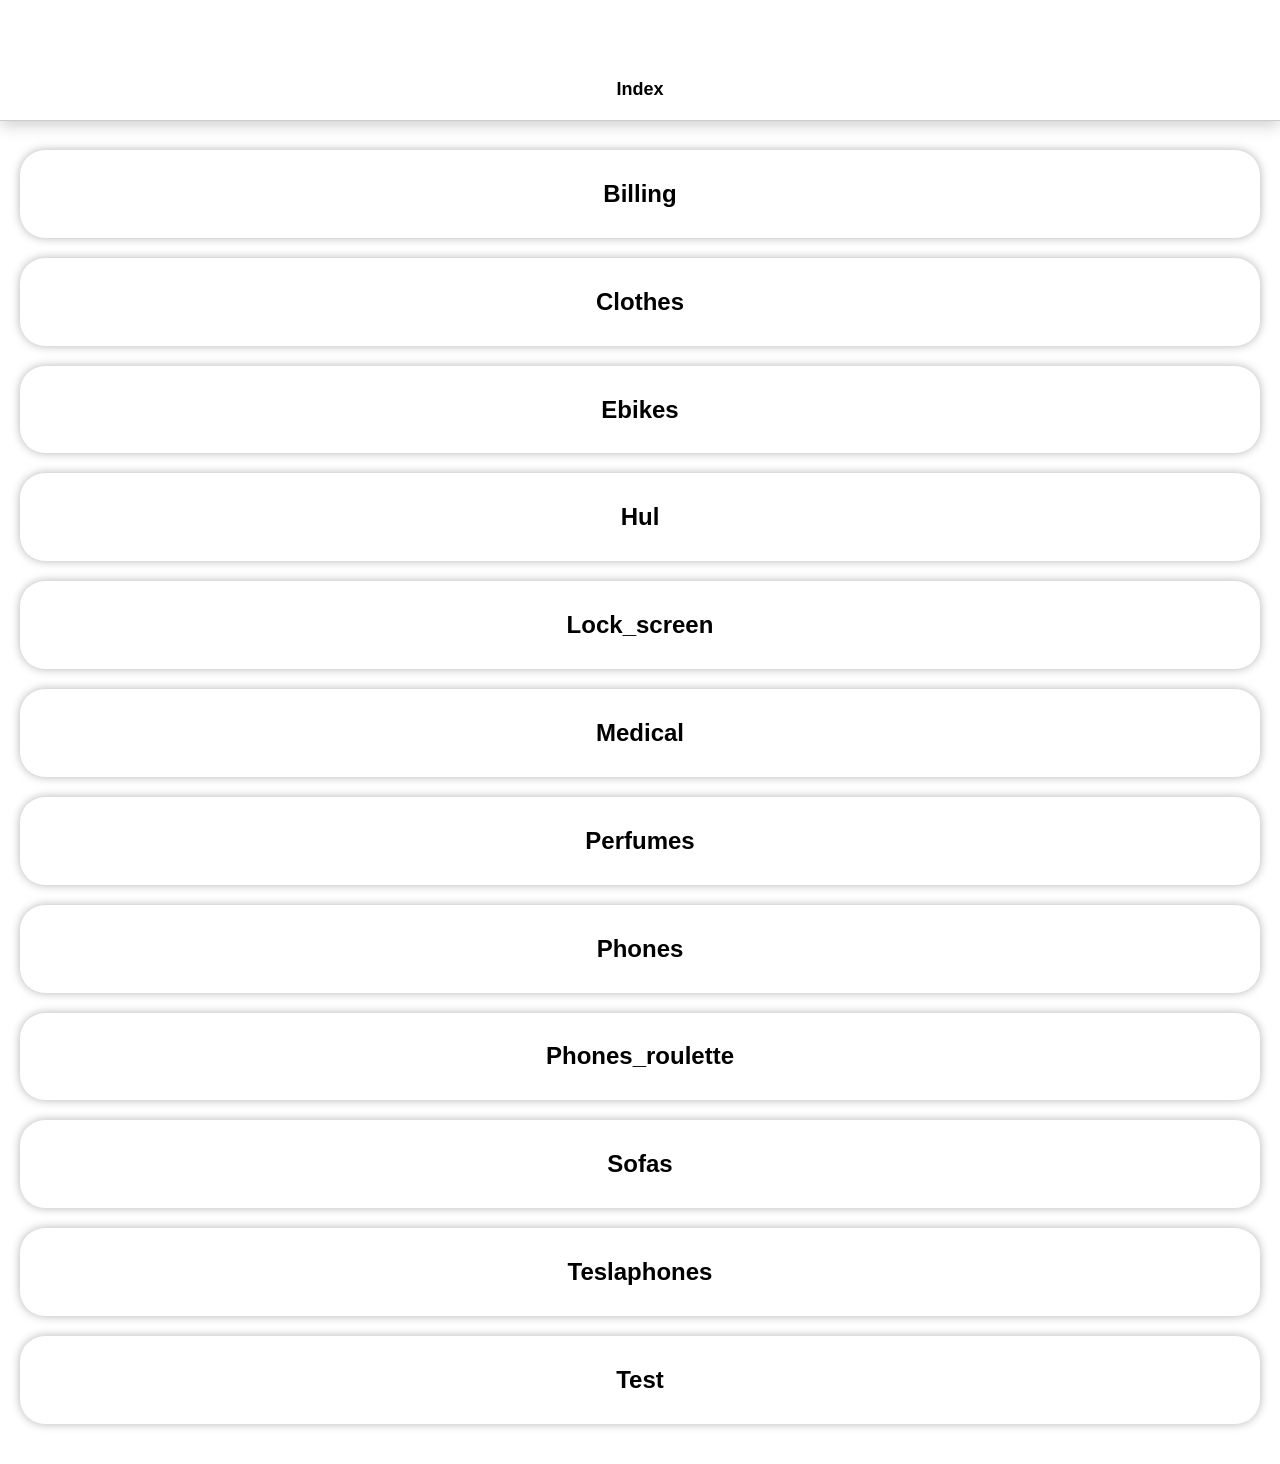
<file: index.html>
<!doctype html>
<html lang="">
  <head>
    <meta charset="utf-8">
    <meta http-equiv="x-ua-compatible" content="ie=edge">
    <meta name="viewport" content="width=device-width, initial-scale=1.0, user-scalable=no, viewport-fit=cover">
    <title>Index</title>
    <meta name="description" content="">

    <link rel="stylesheet" href="styles/global.css">
    <style>
     .content {
       padding: 150px 20px 20px 20px;
       text-align: center;
     }
     .content a {
       display: block;
       border-radius: 25px;
       box-shadow: 0 0 10px rgba(0,0,0, 0.3);
       padding: 10px;
       text-decoration: none;
       color: black;
       margin-bottom: 20px;
     }
    </style>
  </head>
  <body>
    <header>
      <h1>Index</h1>
    </header>

    <div class="content">
      <a href="sites/billing.html"><h2>Billing</h2></a>
      <a href="sites/clothes.html"><h2>Clothes</h2></a>
      <a href="sites/ebikes.html"><h2>Ebikes</h2></a>
      <a href="sites/hul.html"><h2>Hul</h2></a>
      <a href="sites/lock_screen.html"><h2>Lock_screen</h2></a>
      <a href="sites/medical.html"><h2>Medical</h2></a>
      <a href="sites/perfumes.html"><h2>Perfumes</h2></a>
      <a href="sites/phones.html"><h2>Phones</h2></a>
      <a href="sites/phones_roulette.html"><h2>Phones_roulette</h2></a>
      <a href="sites/sofas.html"><h2>Sofas</h2></a>
      <a href="sites/teslaphones.html"><h2>Teslaphones</h2></a>
      <a href="sites/test.html"><h2>Test</h2></a>
    </div>


  </body>
</html>
</file>
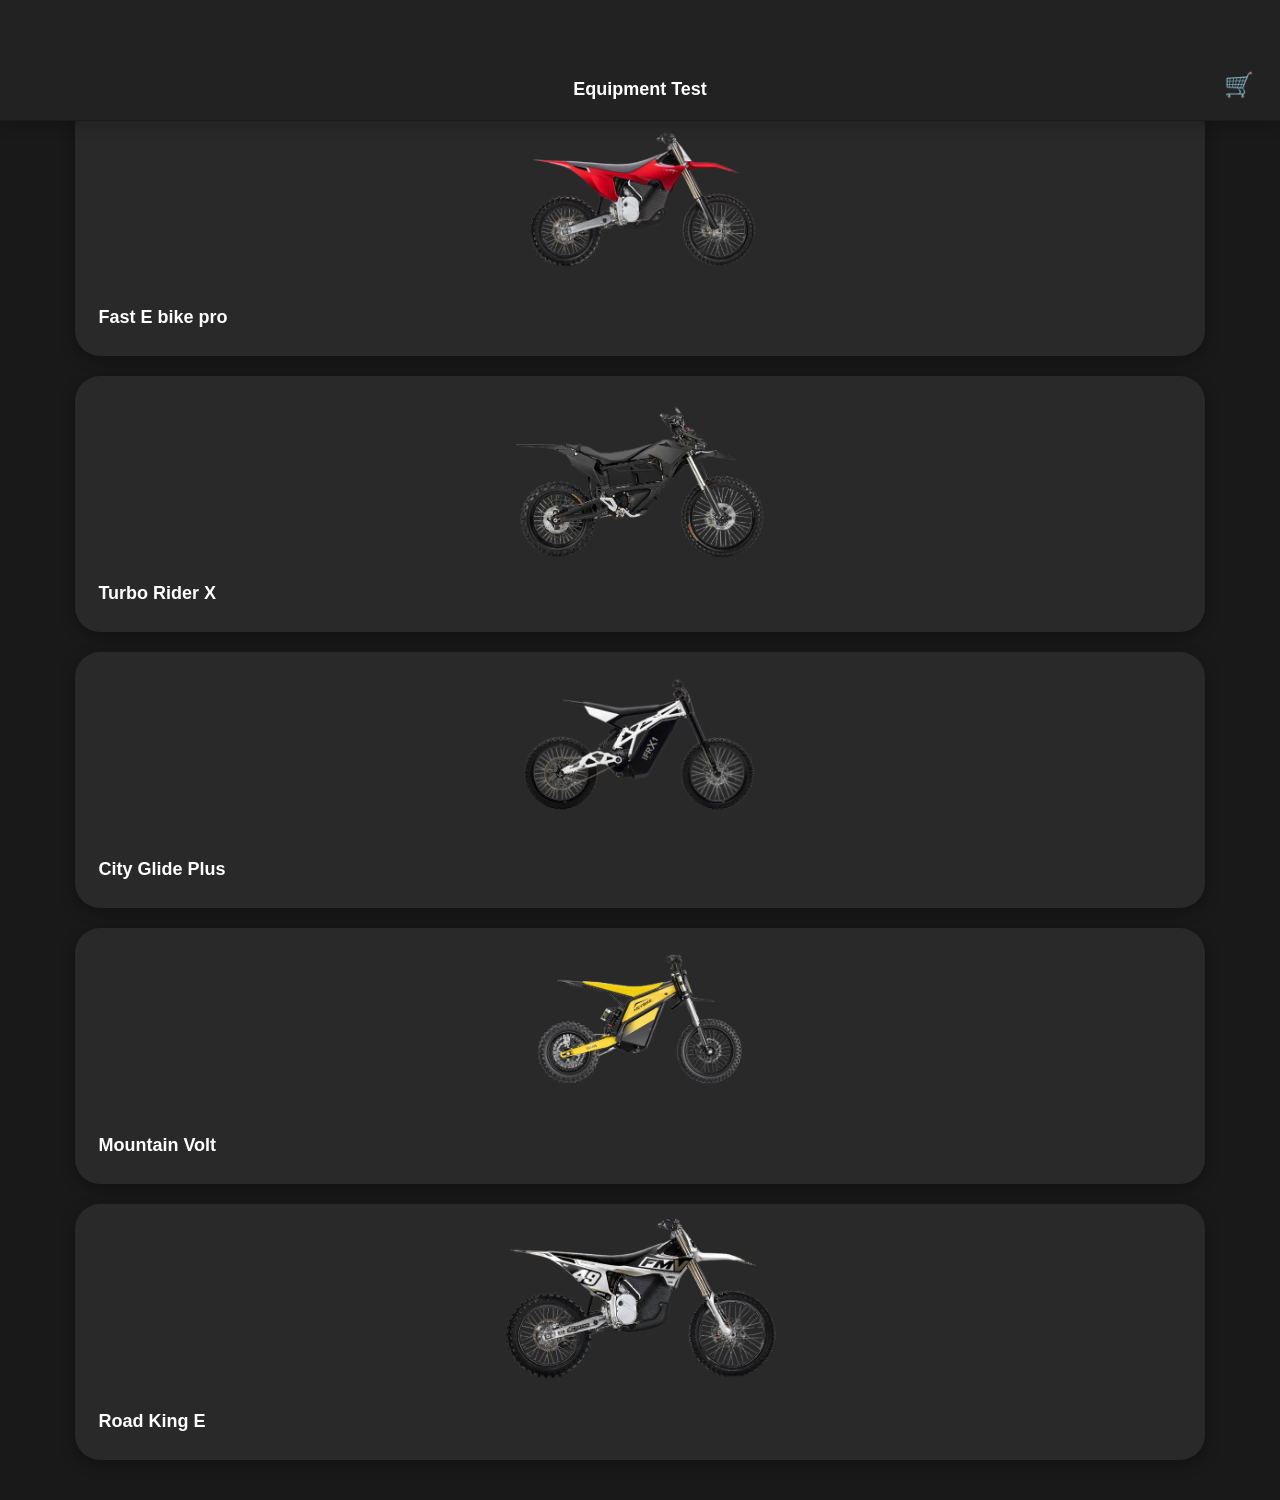
<file: ebikes.html>
<!DOCTYPE html>
<html lang="pl">
<head>
    <meta charset="UTF-8">
    <meta name="viewport" content="width=device-width, initial-scale=1.0, user-scalable=no, viewport-fit=cover">
    <title>E-bikes App Fix</title>
    <style>
        :root {
            --bg-color: #191919;
            --card-bg: #292929;
            --accent-color: #007aff;
            --radius: 25px;
        }

        body {
            font-family: -apple-system, BlinkMacSystemFont, sans-serif;
            color: white;
            background-color: var(--bg-color);
            margin: 0;
            padding: 0;
        }

        /* Nagłówek - Wyśrodkowany tytuł */
        header {
            position: fixed;
            top: 0;
            width: 100%;
            height: 100px;
            background: #222222;
            backdrop-filter: blur(20px);
            -webkit-backdrop-filter: blur(20px);
            display: flex;
            align-items: end;
            justify-content: center;
            z-index: 1000;
            border-bottom: 0.5px solid rgba(0,0,0,0.2);
            box-shadow: 0 4px 15px rgba(0,0,0, 0.2);
            padding-bottom: 20px;
        }

        header h1 {
            font-size: 18px;
            font-weight: 600;
            margin: 0;
        }

        .cart-btn {
            position: absolute;
            right: 20px;
            font-size: 24px;
            background: none;
            border: none;
            cursor: pointer;
        }

        /* Lista rowerów */
        .bike-list {
            padding: 100px 16px 40px 16px;
            display: flex;
            flex-direction: column;
            align-items: center;
            gap: 20px;
        }

        .bike-card {
            background: var(--card-bg);
            border-radius: var(--radius);
            overflow: hidden;
            box-shadow: 0 4px 15px rgba(0,0,0, 0.3);
            position: relative;
            cursor: pointer;
            transition: all 0.3s ease;
            border: 3px solid transparent; /* Miejsce na podświetlenie */
            height: 250px;
            width: 90%;
        }

        /* Styl dla zaznaczonego roweru */
        .bike-card.selected {
            border-color: var(--accent-color);
            box-shadow: 0 0 20px rgba(0, 122, 255, 0.3);
            transform: scale(1.02);
        }

        .bike-card img {
            margin: 0 auto;
            height: 75%;
            object-fit: cover;
            display: block;
        }

        .bike-info {
            padding: 16px 20px;
            font-size: 18px;
            font-weight: 700;
        }

        /* Emotki ognia - Fix pozycji */
        .fire-particle {
            position: absolute;
            pointer-events: none;
            font-size: 35px;
            z-index: 9999;
            animation: fireBurst 0.8s ease-out forwards;
        }

@keyframes fireBurst {
            0% {
                transform: translate(0, 0) scale(1);
                opacity: 0;
            }
            15% {
                opacity: 1;
            }
            80% {
                opacity: 0.8;
            }
            100% {
                transform: translate(var(--dx), var(--dy)) scale(1.5);
                opacity: 0;
            }
        }

        /* Modal - Środek ekranu */
        .modal-overlay {
            display: none;
            position: fixed;
            inset: 0;
            background: rgba(0,0,0,0.7);
            z-index: 3000;
            justify-content: center;
            align-items: center;
            backdrop-filter: blur(8px);
        }

        .modal-content {
            background: #1c1c1e;
            color: white;
            width: 85%;
            max-width: 350px;
            border-radius: 30px;
            padding: 25px;
            text-align: center;
            animation: popIn 0.3s cubic-bezier(0.175, 0.885, 0.32, 1.275);
        }

        @keyframes popIn { from { transform: scale(0.5); opacity: 0; } to { transform: scale(1); opacity: 1; } }

        .cart-item {
            display: flex;
            align-items: center;
            gap: 12px;
            margin-bottom: 10px;
            background: rgba(255,255,255,0.1);
            padding: 8px;
            border-radius: 12px;
        }

        .cart-item img {
            width: 45px; height: 45px; border-radius: 8px; object-fit: cover;
        }

        .btn-insights {
            background: var(--accent-color);
            color: white;
            border: none;
            padding: 16px;
            width: 100%;
            border-radius: 16px;
            font-size: 16px;
            font-weight: 600;
            margin-top: 20px;
        }

        /* Ciężarówka - Nad wszystkim */
        #truck-overlay {
            display: none;
            position: fixed;
            inset: 0;
            background: rgba(0,0,0,0.95);
            z-index: 9999;
            flex-direction: column;
            justify-content: center;
            align-items: center;
            color: white;
        }

        .truck-img {
            width: 160px;
            animation: truckMove 1s infinite alternate ease-in-out;
        }

        @keyframes truckMove {
            from { transform: translateX(-20px); }
            to { transform: translateX(20px); }
        }
    </style>
</head>
<body>

    <header>
        <h1>Equipment Test</h1>
        <button class="cart-btn" onclick="openCart()">🛒</button>
    </header>

    <div class="bike-list">
        <div class="bike-card" onclick="bikeSelected(this, 'Fast E bike Pro', 'bike1.png')">
            <img src="bike1.png" onerror="this.src='https://picsum.photos/seed/b1/500/300'">
            <div class="bike-info">Fast E bike pro</div>
        </div>
        <div class="bike-card" onclick="bikeSelected(this, 'Turbo Rider X', 'bike2.png')">
            <img src="bike2.png" onerror="this.src='https://picsum.photos/seed/b2/500/300'">
            <div class="bike-info">Turbo Rider X</div>
        </div>
        <div class="bike-card" onclick="bikeSelected(this, 'City Glide Plus', 'bike3.png')">
            <img src="bike3.png" onerror="this.src='https://picsum.photos/seed/b3/500/300'">
            <div class="bike-info">City Glide Plus</div>
        </div>
        <div class="bike-card" onclick="bikeSelected(this, 'Mountain Volt', 'bike4.png')">
            <img src="bike4.png" onerror="this.src='https://picsum.photos/seed/b4/500/300'">
            <div class="bike-info">Mountain Volt</div>
        </div>
        <div class="bike-card" onclick="bikeSelected(this, 'Road King E', 'bike5.png')">
            <img src="bike5.png" onerror="this.src='https://picsum.photos/seed/b5/500/300'">
            <div class="bike-info">Road King E</div>
        </div>
    </div>

    <div id="cart-modal" class="modal-overlay" onclick="closeCart()">
        <div class="modal-content" onclick="event.stopPropagation()">
            <h2>Cart</h2>
            <div id="cart-items-container"></div>
            <button class="btn-insights" onclick="showTruck()">Get insights</button>
        </div>
    </div>

    <div id="truck-overlay">
        <img src="truck.png" class="truck-img" onerror="this.src='https://cdn-icons-png.flaticon.com/512/713/713292.png'">
    </div>

    <script>
        const cart = [];

        function bikeSelected(element, name, img) {
            // 1. Podświetlenie
            element.classList.toggle('selected');

            // 2. Dodawanie/Usuwanie z koszyka
            const index = cart.findIndex(item => item.name === name);
            if (index === -1) {
                cart.push({ name, img });
            } else {
                cart.splice(index, 1);
            }

            // 3. Ogień (Poprawiona pozycja uwzględniająca scroll)
            const rect = element.getBoundingClientRect();
            const scrollTop = window.pageYOffset || document.documentElement.scrollTop;

            for (let i = 0; i < 40; i++) {
                const fire = document.createElement('div');
                fire.className = 'fire-particle';
                fire.innerText = '🔥';

                // Obliczamy pozycję absolutną względem całej strony
                const startX = rect.left + Math.random() * rect.width;
                const startY = rect.top + scrollTop + Math.random() * rect.height;

                fire.style.left = startX + 'px';
                fire.style.top = startY + 'px';

                // Rozrzut
                const dx = (Math.random() - 0.5) * 350 + 'px';
                const dy = (Math.random() - 1) * 350 + 'px';
                fire.style.setProperty('--dx', dx);
                fire.style.setProperty('--dy', dy);

                document.body.appendChild(fire);
                fire.addEventListener('animationend', () => fire.remove());
            }
            updateCartUI();
        }

        function updateCartUI() {
            const container = document.getElementById('cart-items-container');
            if (cart.length === 0) {
                container.innerHTML = "<p>Koszyk jest pusty</p>";
                return;
            }
            container.innerHTML = cart.map(item => `
                <div class="cart-item">
                    <img src="${item.img}">
                    <span>${item.name}</span>
                </div>
            `).join('');
        }

        function openCart() { document.getElementById('cart-modal').style.display = 'flex'; }
        function closeCart() { document.getElementById('cart-modal').style.display = 'none'; }

        function showTruck() {
            closeCart();
            const truck = document.getElementById('truck-overlay');
            truck.style.display = 'flex';
            setTimeout(() => { truck.style.display = 'none'; }, 3000);
        }
    </script>
</body>
</html>
</file>
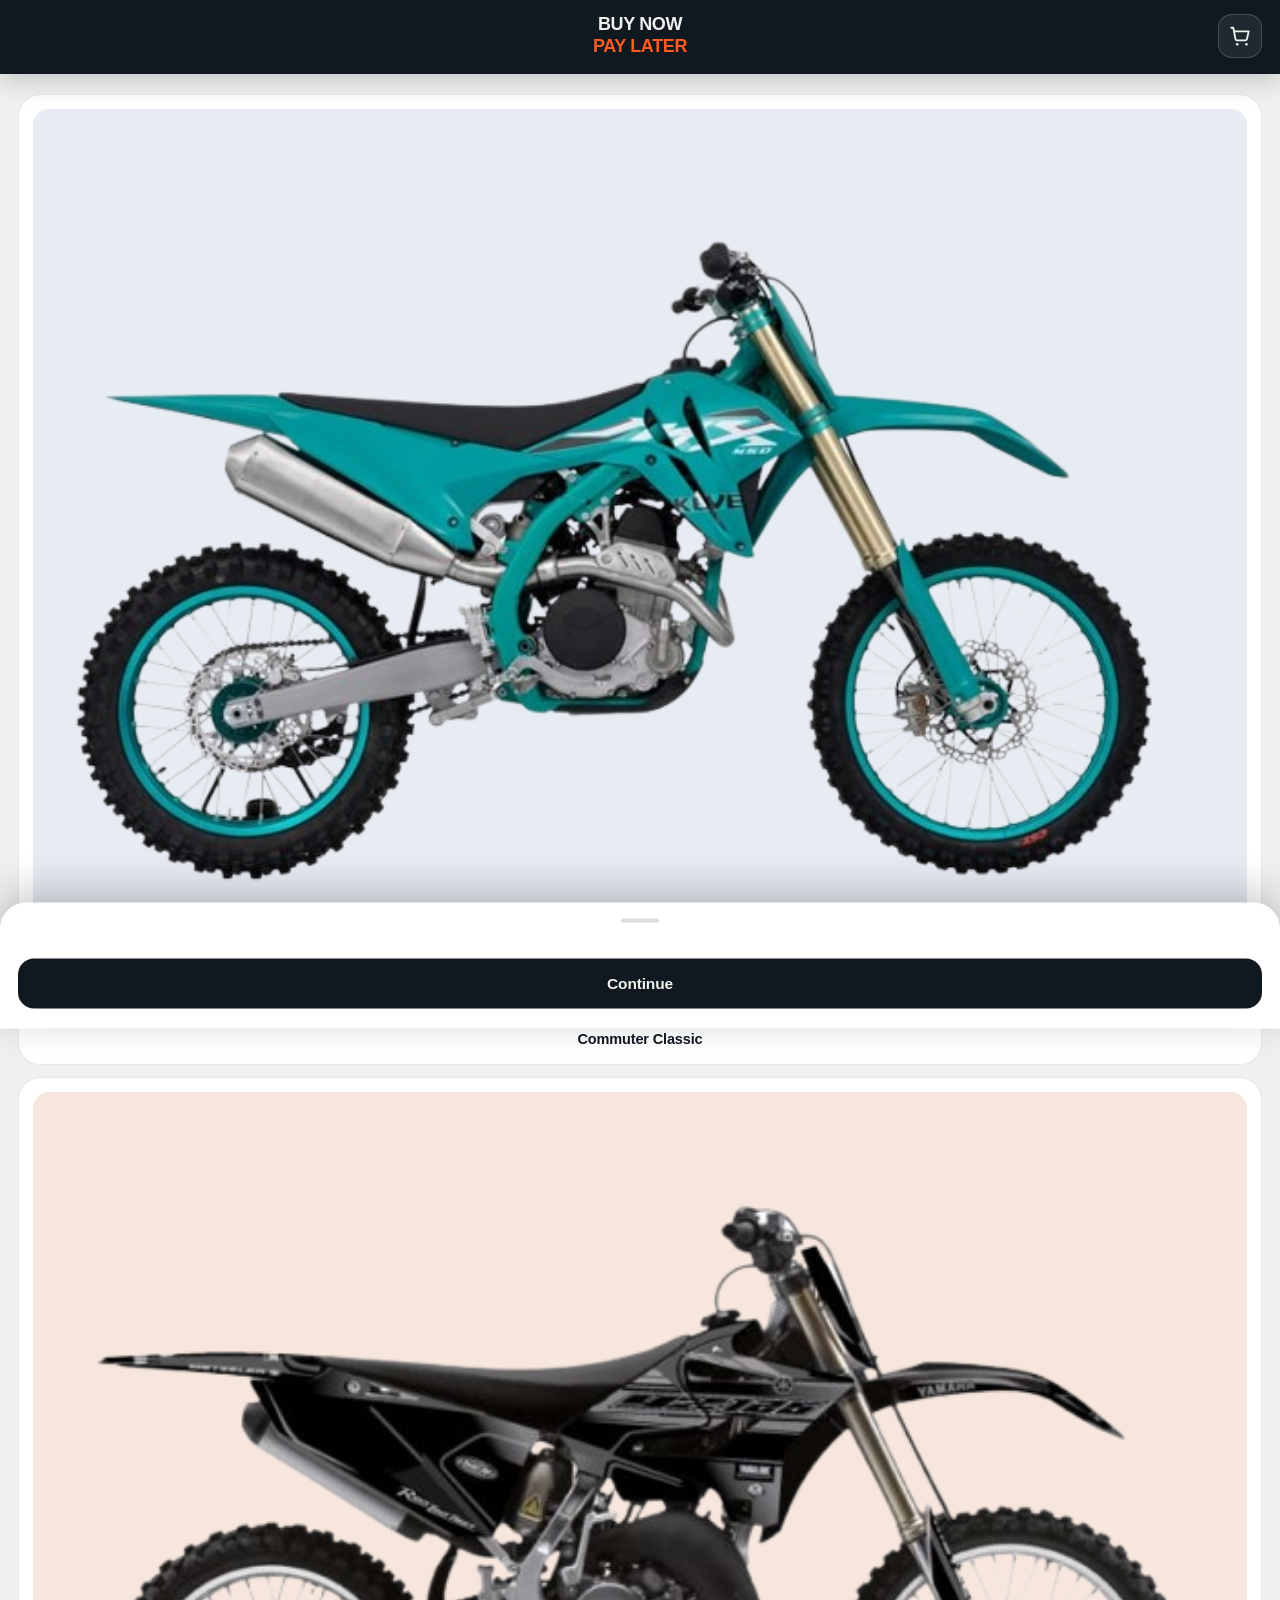
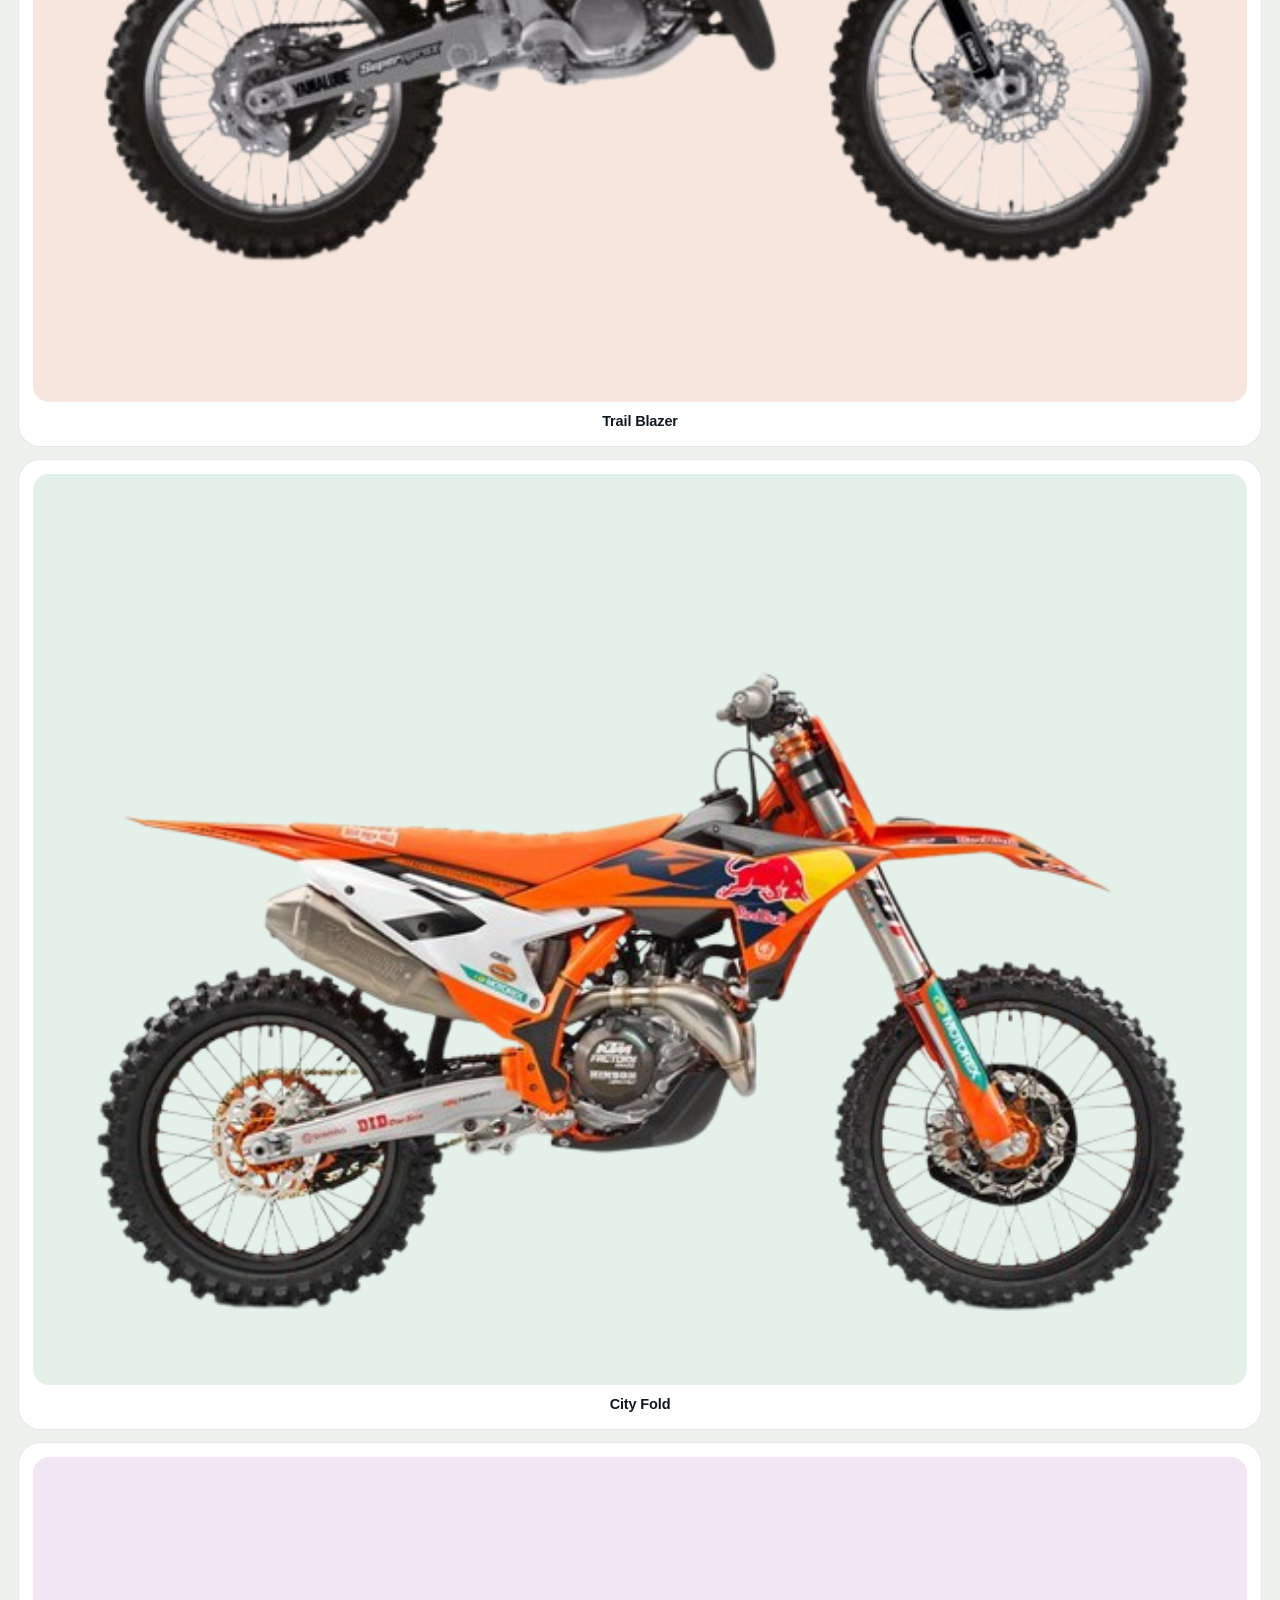
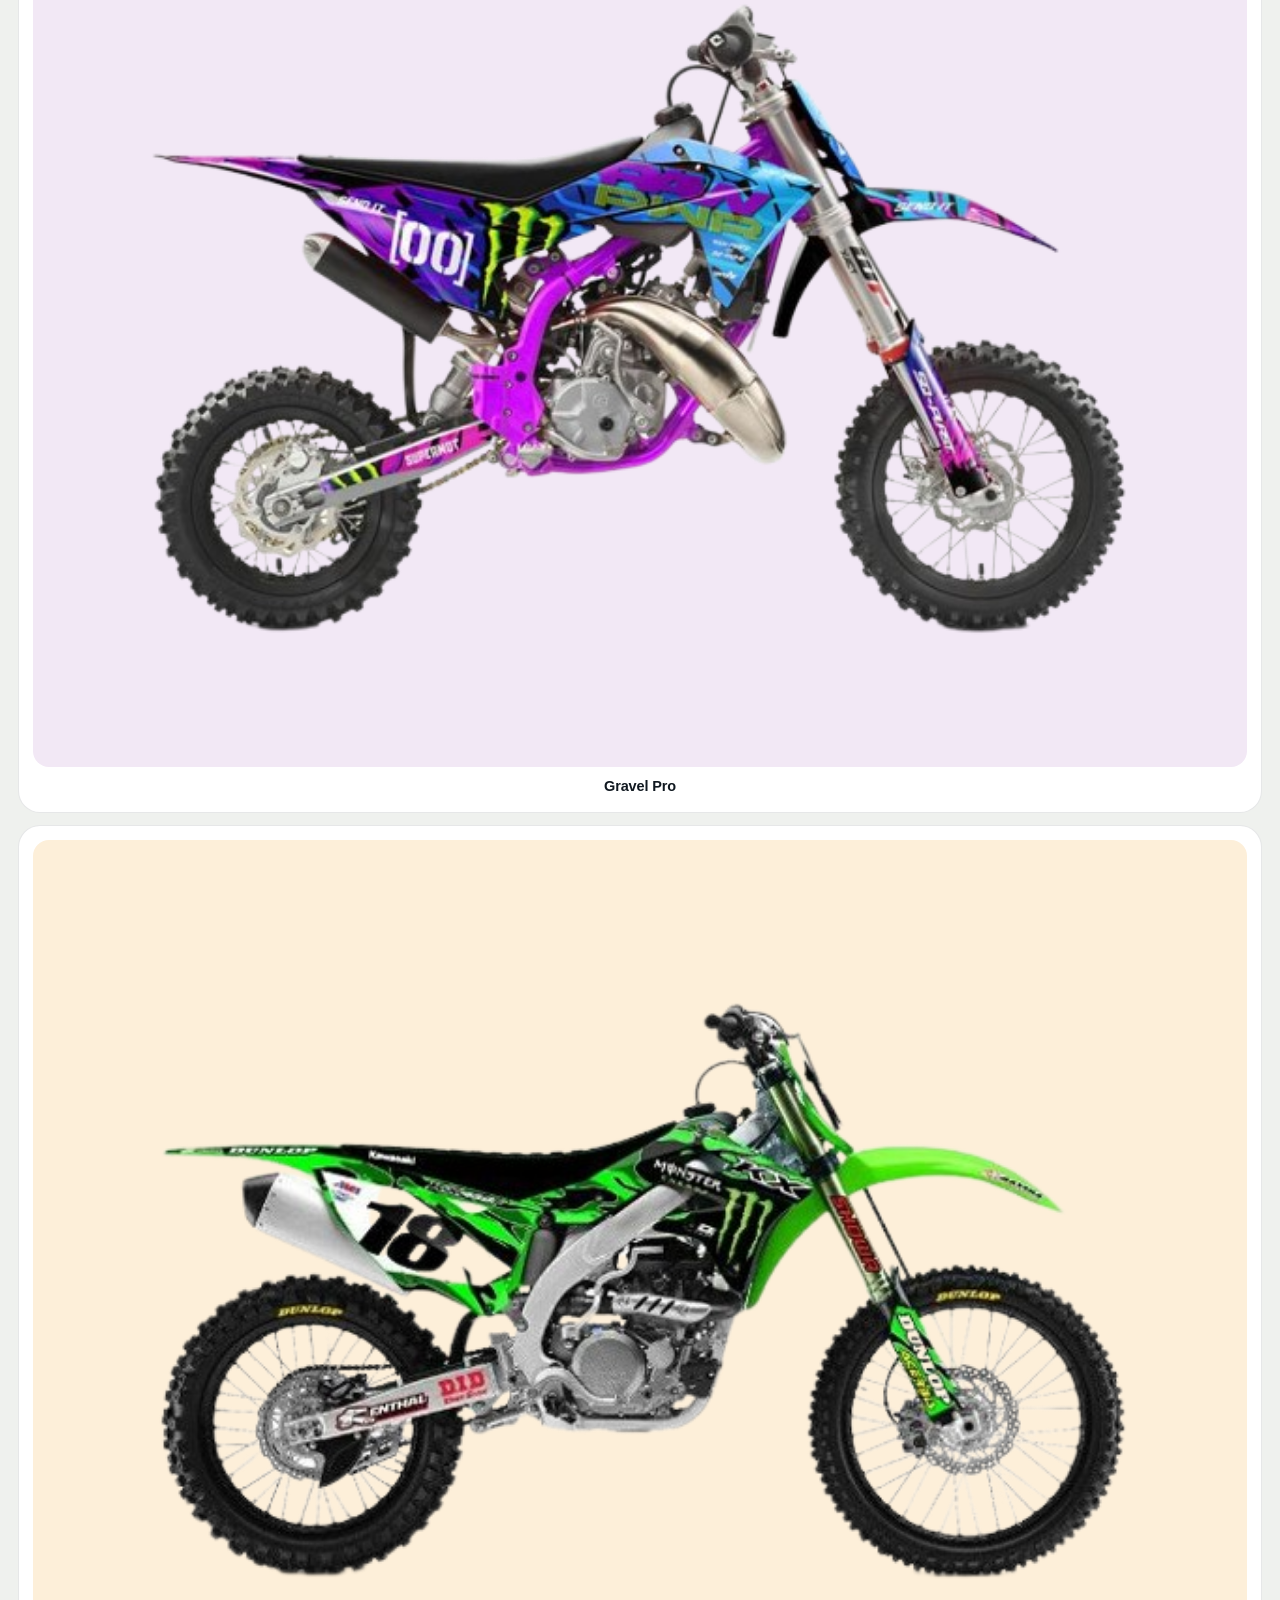
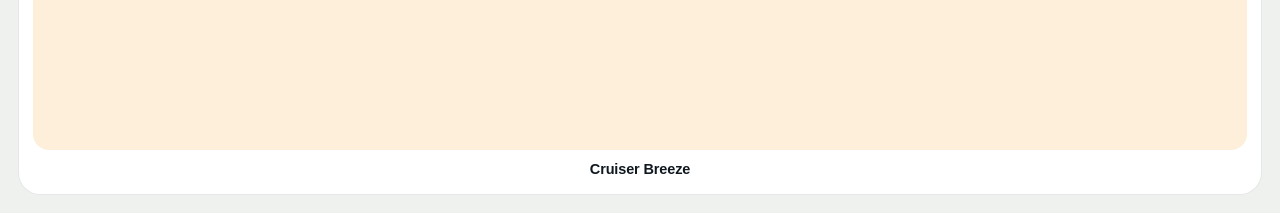
<file: sites/bikes2.html>
<!DOCTYPE html>
<html lang="en">
<head>
<meta charset="UTF-8">
<meta name="viewport" content="width=device-width, initial-scale=1, viewport-fit=cover, maximum-scale=1">
<title>Buy Now Pay Later — Bikes</title>
<style>
  :root{
    --ink:#101820;
    --ink-soft:#2a343d;
    --paper:#EFF1EE;
    --paper-card:#ffffff;
    --accent:#FF5A1F;
    --line: rgba(16,24,32,0.10);
    --tint-1:#E7ECF3;
    --tint-2:#F7E6DD;
    --tint-3:#E4F1EA;
    --tint-4:#F2E8F5;
    --tint-5:#FDEFD9;
    --safe-t: env(safe-area-inset-top, 0px);
    --safe-b: env(safe-area-inset-bottom, 0px);
  }

  *{ box-sizing:border-box; -webkit-tap-highlight-color: transparent; }
  html,body{
    margin:0; padding:0; height:100%;
    background:var(--paper);
    color:var(--ink);
    font-family:-apple-system, BlinkMacSystemFont, "SF Pro Text", "Helvetica Neue", Arial, sans-serif;
    overscroll-behavior-y: none;
  }
  body{ padding-bottom: calc(24px + var(--safe-b)); }
  button{ font-family:inherit; }

  /* ---------- TOP BAR ---------- */
  .topbar{
    position:fixed; top:0; left:0; right:0; z-index:20;
    background:var(--ink);
    color:var(--paper);
    padding: calc(14px + var(--safe-t)) 18px 16px;
    display:grid;
    grid-template-columns: 44px 1fr 44px;
    align-items:center;
    box-shadow: 0 8px 24px rgba(16,24,32,0.18);
  }
  .brand{
    grid-column: 2;
    font-weight:800;
    font-size: 18px;
    letter-spacing:-0.02em;
    line-height:1.2;
    text-align:center;
  }
  .brand .accent{ color: var(--accent); }
  .cart-btn{
    grid-column: 3;
    justify-self:end;
    position:relative;
    width:44px; height:44px;
    border-radius:14px;
    border:1px solid rgba(239,241,238,0.18);
    background: rgba(239,241,238,0.08);
    display:flex; align-items:center; justify-content:center;
    color:var(--paper);
    transition: transform .15s ease, background .15s ease;
  }
  .cart-btn:active{ transform: scale(0.92); background: rgba(239,241,238,0.18); }
  .cart-btn svg{ width:22px; height:22px; }
  .cart-badge{
    position:absolute; top:-6px; right:-6px;
    min-width:20px; height:20px; padding:0 5px;
    border-radius:10px;
    background:var(--accent);
    color:#fff;
    font-size:11px; font-weight:800;
    display:flex; align-items:center; justify-content:center;
    border:2px solid var(--ink);
    transform: scale(0);
    transition: transform .25s cubic-bezier(.34,1.56,.64,1);
  }
  .cart-badge.show{ transform: scale(1); }

  /* ---------- GRID ---------- */
  .grid{
    display:grid;
    grid-template-columns: 1fr;
    gap:12px;
    padding: calc(94px + var(--safe-t)) 18px 18px;
  }
  .tile{
    position:relative;
    border-radius: 22px;
    padding: 14px 14px 16px;
    background: var(--paper-card);
    border: 1px solid var(--line);
    cursor:pointer;
    transition: box-shadow .2s ease, transform .12s ease, border-color .2s ease;
    -webkit-user-select:none; user-select:none;
  }
  .tile:active{ transform: scale(0.985); }
  .tile.selected{
    border-color: var(--ink);
    box-shadow: 0 10px 30px rgba(16,24,32,0.14);
  }
  .tile[data-tint="1"] .img-wrap{ background: var(--tint-1); }
  .tile[data-tint="2"] .img-wrap{ background: var(--tint-2); }
  .tile[data-tint="3"] .img-wrap{ background: var(--tint-3); }
  .tile[data-tint="4"] .img-wrap{ background: var(--tint-4); }
  .tile[data-tint="5"] .img-wrap{ background: var(--tint-5); }

  .img-wrap{
    position:relative;
    width:100%;
    aspect-ratio: 4 / 3;
    border-radius:16px;
    overflow:hidden;
    display:flex; align-items:center; justify-content:center;
    padding:12px;
  }
  .tile.selected .img-wrap{ aspect-ratio: 16/9; }
  .img-wrap img{
    width:100%; height:100%; object-fit:contain; display:block;
  }

  .name{
    margin-top:10px;
    font-size:14.5px; font-weight:700; letter-spacing:-0.01em; line-height:1.25;
    text-align:center;
  }

  /* ---------- SLIDER PANEL (inside selected tile) ---------- */
  .plan{
    max-height:0;
    overflow:hidden;
    opacity:0;
    transition: max-height .28s ease, opacity .22s ease, margin-top .28s ease;
  }
  .tile.selected .plan{
    max-height:100px;
    opacity:1;
    margin-top:14px;
  }
  .plan-row{
    display:flex; align-items:center; justify-content:space-between;
    margin-bottom:8px;
  }
  .plan-label{ font-size:12.5px; color: var(--ink-soft); font-weight:600; }
  .plan-value{
    font-size:13px; font-weight:800;
    background: var(--ink); color:var(--paper);
    padding:4px 10px; border-radius:999px;
  }
  .plan-value b{ color: var(--accent); }

  input[type="range"].months{
    -webkit-appearance:none; appearance:none;
    width:100%; height:34px;
    background:transparent;
    margin:0;
  }
  input[type="range"].months::-webkit-slider-runnable-track{
    height:6px; border-radius:3px;
    background: linear-gradient(to right, var(--ink) 0%, var(--ink) var(--fill,50%), rgba(16,24,32,0.14) var(--fill,50%), rgba(16,24,32,0.14) 100%);
  }
  input[type="range"].months::-webkit-slider-thumb{
    -webkit-appearance:none;
    width:26px; height:26px; margin-top:-10px;
    border-radius:50%;
    background: var(--accent);
    border:3px solid #fff;
    box-shadow: 0 2px 8px rgba(16,24,32,0.3);
  }
  .plan-scale{
    display:flex; justify-content:space-between;
    font-size:10.5px; color: rgba(16,24,32,0.4);
    margin-top:-4px;
  }

  /* ---------- CART SHEET ---------- */
  .scrim{
    position:fixed; inset:0;
    background: rgba(16,24,32,0.42);
    opacity:0; pointer-events:none;
    transition: opacity .25s ease;
    z-index:30;
  }
  .scrim.open{ opacity:1; pointer-events:auto; }

  .sheet{
    position:fixed; left:0; right:0; bottom:0;
    z-index:31;
    background: var(--paper-card);
    border-radius: 26px 26px 0 0;
    padding: 10px 18px calc(20px + var(--safe-b));
    max-height: 78vh;
    display:flex; flex-direction:column;
    transform: translateY(102%);
    transition: transform .32s cubic-bezier(.32,.72,0,1);
    box-shadow: 0 -10px 40px rgba(16,24,32,0.25);
  }
  .sheet.open{ transform: translateY(0); }
  .sheet-handle{
    width:38px; height:4px; border-radius:2px;
    background: rgba(16,24,32,0.15);
    margin: 6px auto 16px;
  }
  .sheet-list{ overflow-y:auto; -webkit-overflow-scrolling:touch; flex:1; padding-bottom:4px; }
  .cart-item{
    display:flex; align-items:center; gap:12px;
    padding: 12px 0;
    border-bottom: 1px solid var(--line);
  }
  .cart-item:last-child{ border-bottom:none; }
  .cart-thumb{
    width:56px; height:56px; border-radius:14px;
    flex:0 0 auto;
    padding:6px;
    display:flex; align-items:center; justify-content:center;
    overflow:hidden;
  }
  .cart-thumb img{ width:100%; height:100%; object-fit:contain; }
  .cart-thumb svg{ width:60%; height:60%; }
  .cart-info{ flex:1; min-width:0; }
  .cart-name{ font-size:14px; font-weight:700; letter-spacing:-0.01em; }
  .cart-term{ font-size:12.5px; color: var(--ink-soft); margin-top:2px; }

  .continue-btn{
    margin-top:16px;
    width:100%; border:none; border-radius:16px;
    padding:16px;
    background: var(--ink);
    color: var(--paper);
    font-size:15.5px; font-weight:800; letter-spacing:-0.01em;
    display:flex; align-items:center; justify-content:center; gap:8px;
    transition: transform .12s ease, background .15s ease;
  }
  .continue-btn:active{ transform: scale(0.98); background:#000; }

  /* ---------- CHECKOUT / TRUCK OVERLAY ---------- */
  .checkout-overlay{
    position:fixed; inset:0; z-index:50;
    display:flex; align-items:center; justify-content:center;
    background: rgba(16,24,32,0.35);
    backdrop-filter: blur(18px) saturate(120%);
    -webkit-backdrop-filter: blur(18px) saturate(120%);
    opacity:0; pointer-events:none;
    transition: opacity .35s ease;
  }
  .checkout-overlay.open{ opacity:1; pointer-events:auto; }

  .road{
    position:relative;
    width: calc(100% - 48px);
    max-width: 360px;
    height:110px;
    overflow:hidden;
  }
  .road-line{
    position:absolute; left:0; right:0; bottom:30px;
    height:2px;
    background-image: repeating-linear-gradient(to right, rgba(255,255,255,0.6) 0 18px, transparent 18px 34px);
    animation: roadmove 0.5s linear infinite;
  }
  @keyframes roadmove{
    from{ background-position-x: 0; }
    to{ background-position-x: -34px; }
  }
  .truck{
    position:absolute; bottom:14px; left:-20%;
    font-size:64px;
    line-height:1;
    animation: drive 2.6s linear infinite;
  }
  @keyframes drive{
    0%{ left:-20%; transform: scaleX(-1); }
    100%{ left: 110%; transform: scaleX(-1); }
  }

  @media (prefers-reduced-motion: reduce){
    *{ animation-duration: 0.001s !important; transition-duration: 0.001s !important; }
  }
</style>
</head>
<body>

  <div class="topbar">
    <div class="brand">
      BUY NOW<br>
      <span class="accent">PAY LATER</span>
    </div>
    <button class="cart-btn" id="cartBtn" aria-label="Cart">
      <svg viewBox="0 0 24 24" fill="none" stroke="currentColor" stroke-width="2" stroke-linecap="round" stroke-linejoin="round">
        <circle cx="9" cy="21" r="1.4" fill="currentColor" stroke="none"/>
        <circle cx="19" cy="21" r="1.4" fill="currentColor" stroke="none"/>
        <path d="M2.5 3h2.2l2.3 12.2a2 2 0 0 0 2 1.6h8.6a2 2 0 0 0 2-1.6L21.5 7H6"/>
      </svg>
      <span class="cart-badge" id="cartBadge">0</span>
    </button>
  </div>

  <div class="grid" id="grid"></div>

  <div class="scrim" id="scrim"></div>

  <div class="sheet" id="sheet">
    <div class="sheet-handle"></div>
    <div class="sheet-list" id="sheetList"></div>
    <button class="continue-btn" id="continueBtn">Continue</button>
  </div>

  <div class="checkout-overlay" id="checkoutOverlay">
    <div class="road">
      <div class="road-line"></div>
      <div class="truck" id="truckSvg">🚚</div>
    </div>
  </div>

<script>
(function(){

  var PRODUCTS = [
    { id:1, name:"Commuter Classic", tint:1, color:"#3E5C8A", accent:"#22314B" },
    { id:2, name:"Trail Blazer",     tint:2, color:"#D9622B", accent:"#7A2E10" },
    { id:3, name:"City Fold",        tint:3, color:"#2F8F63", accent:"#1B5138" },
    { id:4, name:"Gravel Pro",       tint:4, color:"#8C5FB0", accent:"#4E2F66" },
    { id:5, name:"Cruiser Breeze",   tint:5, color:"#D6A429", accent:"#7A5C10" }
  ];

  var cart = {}; // id -> months

  var grid = document.getElementById('grid');

  PRODUCTS.forEach(function(p){
    var tile = document.createElement('div');
    tile.className = 'tile';
    tile.dataset.tint = p.tint;
    tile.dataset.id = p.id;

    tile.innerHTML =
      '<div class="img-wrap">' +
        '<img src="../img/bikes2/bike'+p.id+'.png" alt="'+p.name+'">' +
      '</div>' +
      '<div class="name">'+p.name+'</div>' +
      '<div class="plan">' +
        '<div class="plan-row">' +
          '<span class="plan-label">Payment term</span>' +
          '<span class="plan-value"><b id="mVal-'+p.id+'">8</b> mo</span>' +
        '</div>' +
        '<input class="months" id="range-'+p.id+'" type="range" min="4" max="14" value="8" step="1">' +
        '<div class="plan-scale"><span>4</span><span>14</span></div>' +
      '</div>';

    grid.appendChild(tile);

    tile.addEventListener('click', function(e){
      if (e.target.closest('.plan')) return;
      toggleSelect(p);
    });

    var range = tile.querySelector('#range-'+p.id);
    range.addEventListener('click', function(e){ e.stopPropagation(); });
    range.addEventListener('input', function(){
      updateSliderVisual(range);
      cart[p.id] = parseInt(range.value, 10);
      document.getElementById('mVal-'+p.id).textContent = range.value;
    });
    updateSliderVisual(range);
  });

  function updateSliderVisual(range){
    var min = +range.min, max = +range.max, val = +range.value;
    var pct = ((val - min) / (max - min)) * 100;
    range.style.setProperty('--fill', pct + '%');
  }

  function toggleSelect(p){
    var tile = grid.querySelector('.tile[data-id="'+p.id+'"]');
    var selected = tile.classList.toggle('selected');
    if (selected){
      cart[p.id] = parseInt(document.getElementById('range-'+p.id).value, 10);
    } else {
      delete cart[p.id];
    }
    updateCartBadge();
  }

  function cartCount(){ return Object.keys(cart).length; }

  function updateCartBadge(){
    var badge = document.getElementById('cartBadge');
    var count = cartCount();
    badge.textContent = count;
    badge.classList.toggle('show', count > 0);
  }

  // ---------- CART SHEET ----------
  var scrim = document.getElementById('scrim');
  var sheet = document.getElementById('sheet');
  var sheetList = document.getElementById('sheetList');

  function renderSheet(){
    sheetList.innerHTML = '';
    PRODUCTS.forEach(function(p){
      if (!(p.id in cart)) return;
      var months = cart[p.id];
      var row = document.createElement('div');
      row.className = 'cart-item';
      row.innerHTML =
        '<div class="cart-thumb" style="background:var(--tint-'+p.tint+')">' +
          '<img src="../img/bikes2/bike'+p.id+'.png" alt="">' +
        '</div>' +
        '<div class="cart-info">' +
          '<div class="cart-name">'+p.name+'</div>' +
          '<div class="cart-term">'+months+' mo payment term</div>' +
        '</div>';
      sheetList.appendChild(row);
    });
  }

  function openSheet(){
    renderSheet();
    scrim.classList.add('open');
    sheet.classList.add('open');
  }
  function closeSheet(){
    scrim.classList.remove('open');
    sheet.classList.remove('open');
  }

  document.getElementById('cartBtn').addEventListener('click', function(){
    if (cartCount() === 0) return;
    if (sheet.classList.contains('open')){ closeSheet(); return; }
    openSheet();
  });
  scrim.addEventListener('click', closeSheet);

  // ---------- CHECKOUT ----------
  var overlay = document.getElementById('checkoutOverlay');
  var truck = document.getElementById('truckSvg');

  document.getElementById('continueBtn').addEventListener('click', function(){
    if (cartCount() === 0) return;
    closeSheet();
    setTimeout(startCheckout, 200);
  });

  function startCheckout(){
    truck.style.animation = 'none';
    void truck.offsetWidth; // restart animation
    truck.style.animation = '';
    overlay.classList.add('open');
  }

  overlay.addEventListener('click', function(){
    overlay.classList.remove('open');
  });

})();
</script>
</body>
</html>
</file>
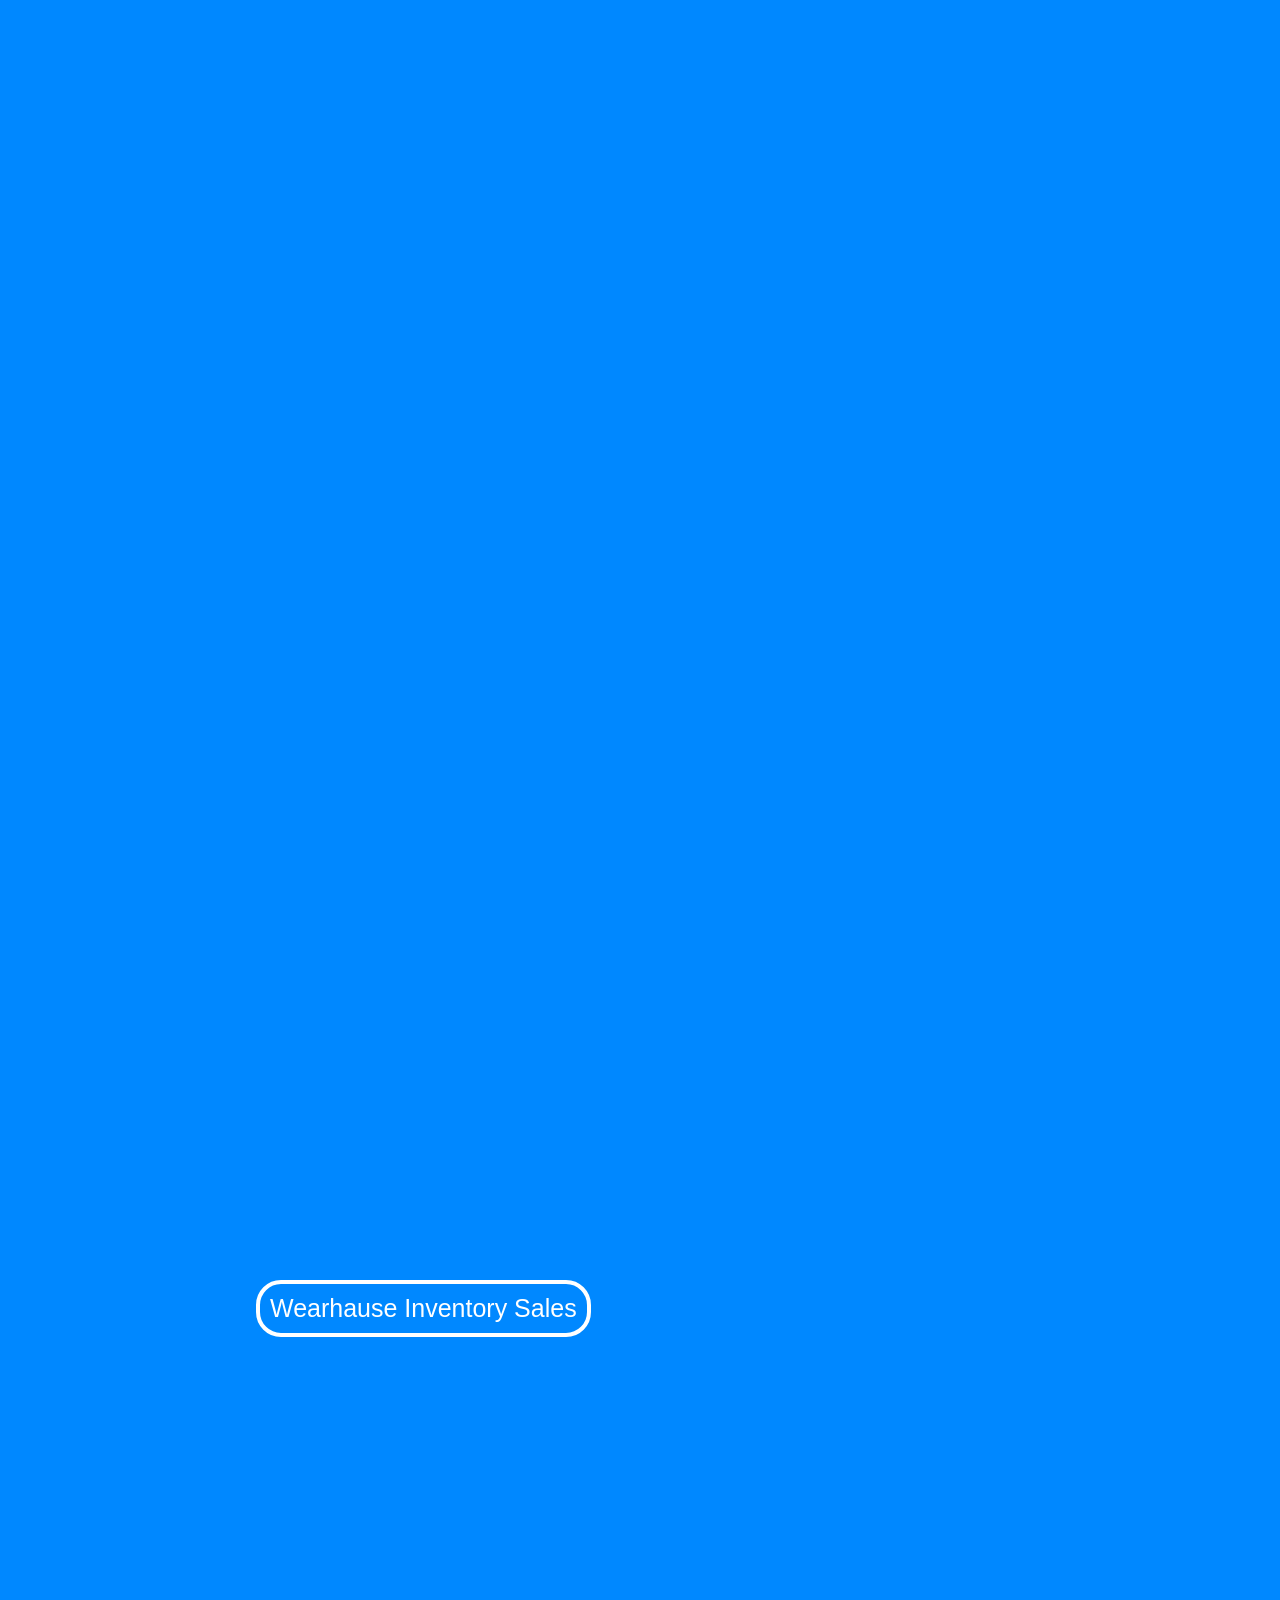
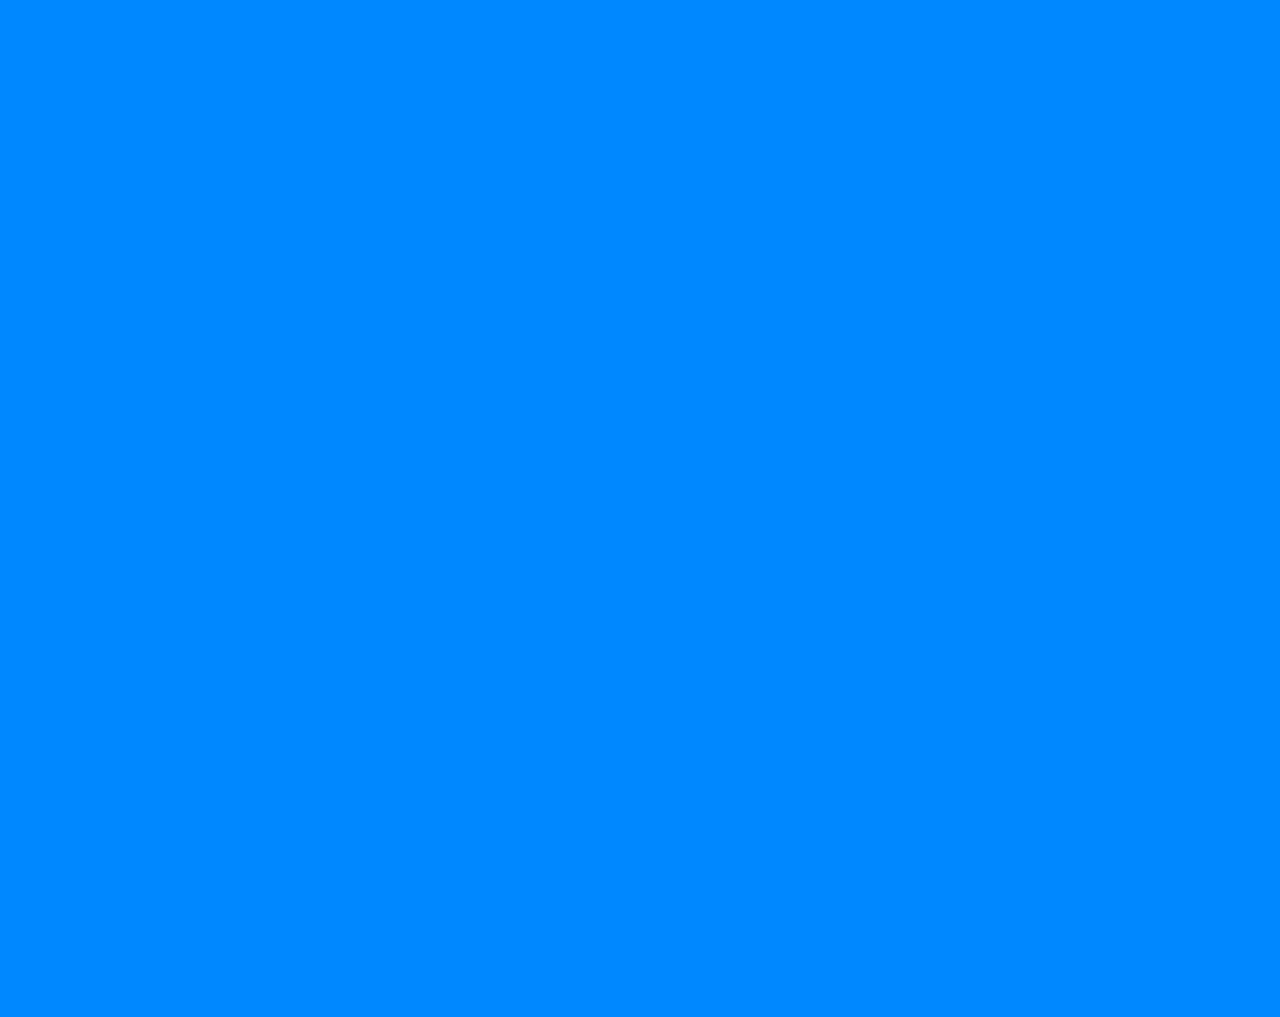
<file: sites/clothes.html>
<!DOCTYPE html>
<html lang="pl">
<head>
    <meta charset="UTF-8">
    <meta name="viewport" content="width=device-width, initial-scale=1.0, user-scalable=no, viewport-fit=cover">
    <title>Clothes</title>
    <link rel="stylesheet" href="../styles/light-theme.css">
    <!-- Custom theme -->
    <link rel="stylesheet" href="../styles/global.css">
    <style>
      :root {
        --bg-color: #0088ff;
        --accent-color: transparent;
      }
     header, .grid {
       display: none;
     }
     #start-button {
       border: 4px solid white;
       border-radius: var(--radius);
       color: white;
       background-color: var(--bg-color);
       display: block;
       padding: 10px;
       font-size: 25px;
       margin: 100% 20%;
       left: 50%;
     }
     .grid-card.selected {
       background-color: #ddd;
     }
    </style>

</head>
<body>

  <script type="text/javascript" src="../scripts/card-select.js"></script>
  <script type="text/javascript" src="../scripts/show-truck.js"></script>

  <div>
    <script type='text/javascript'>
     function openSite() {
       document.getElementById("start-button").style.display = 'none';
       document.getElementById("header").style.display = 'flex';
       document.getElementsByClassName("grid")[0].style.display = 'grid';
     }
    </script>

    <button id="start-button" onclick="openSite()">
      Wearhause Inventory Sales
    </button>

    <header id='header'>
        <h1>Wearhause Inventory Sales</h1>
        <div class="cart-icon" onclick="openCart()">
          <img src="../img/cart.png"  alt="Cart">
          <span id="cart-count" style="display: none;">0</span>
        </div>
    </header>

    <div class="grid grid-2-cols">
        <div class="grid-card" onclick="cardSelected(this, 'White bag', '../img/clothes/clothes1.png')">
            <img class="card-img" src="../img/clothes/clothes1.png">
            <div class="card-info">White bag</div>
        </div>
        <div class="grid-card" onclick="cardSelected(this, 'Brown bag', '../img/clothes/clothes2.png')">
            <img class="card-img" src="../img/clothes/clothes2.png">
            <div class="card-info">Brown bag</div>
        </div>
        <div class="grid-card" onclick="cardSelected(this, 'Green bag', '../img/clothes/clothes3.png')">
            <img class="card-img" src="../img/clothes/clothes3.png">
            <div class="card-info">Green bag</div>
        </div>
        <div class="grid-card" onclick="cardSelected(this, 'Pink cosmetics', '../img/clothes/clothes4.png')">
            <img class="card-img" src="../img/clothes/clothes4.png">
            <div class="card-info">Pink cosmetics</div>
        </div>
        <div class="grid-card" onclick="cardSelected(this, 'Pink boots', '../img/clothes/clothes5.png')">
            <img class="card-img" src="../img/clothes/clothes5.png">
            <div class="card-info">Pink boots</div>
        </div>
        <div class="grid-card" onclick="cardSelected(this, 'Brown boots', '../img/clothes/clothes6.png')">
            <img class="card-img" src="../img/clothes/clothes6.png">
            <div class="card-info">Brown boots</div>
        </div>
        <div class="grid-card" onclick="cardSelected(this, 'White boots', '../img/clothes/clothes7.png')">
            <img class="card-img" src="../img/clothes/clothes7.png">
            <div class="card-info">White boots</div>
        </div>
        <div class="grid-card" onclick="cardSelected(this, 'Cosmetics', '../img/clothes/clothes8.png')">
            <img class="card-img" src="../img/clothes/clothes8.png">
            <div class="card-info">Cosmetics</div>
        </div>
        <div class="grid-card" onclick="cardSelected(this, 'Pink bag', '../img/clothes/clothes9.png')">
            <img class="card-img" src="../img/clothes/clothes9.png">
            <div class="card-info">Pink bag</div>
        </div>
        <div class="grid-card" onclick="cardSelected(this, 'Light cosmetics', '../img/clothes/clothes10.png')">
            <img class="card-img" src="../img/clothes/clothes10.png">
            <div class="card-info">Light cosmetics</div>
        </div>
    </div>

    <div id="cart-modal" class="modal-overlay" onclick="closeCart()">
        <div class="modal-content" onclick="event.stopPropagation()">
            <h2>Cart</h2>
            <div id="cart-items-container"></div>
            <button class="btn-insights" onclick="showTruck()">Get insights</button>
        </div>
    </div>

    <div id="truck-overlay">
        <img src="../img/truck.png" class="truck-img">
    </div>

</div>
</body>
</html>
</file>
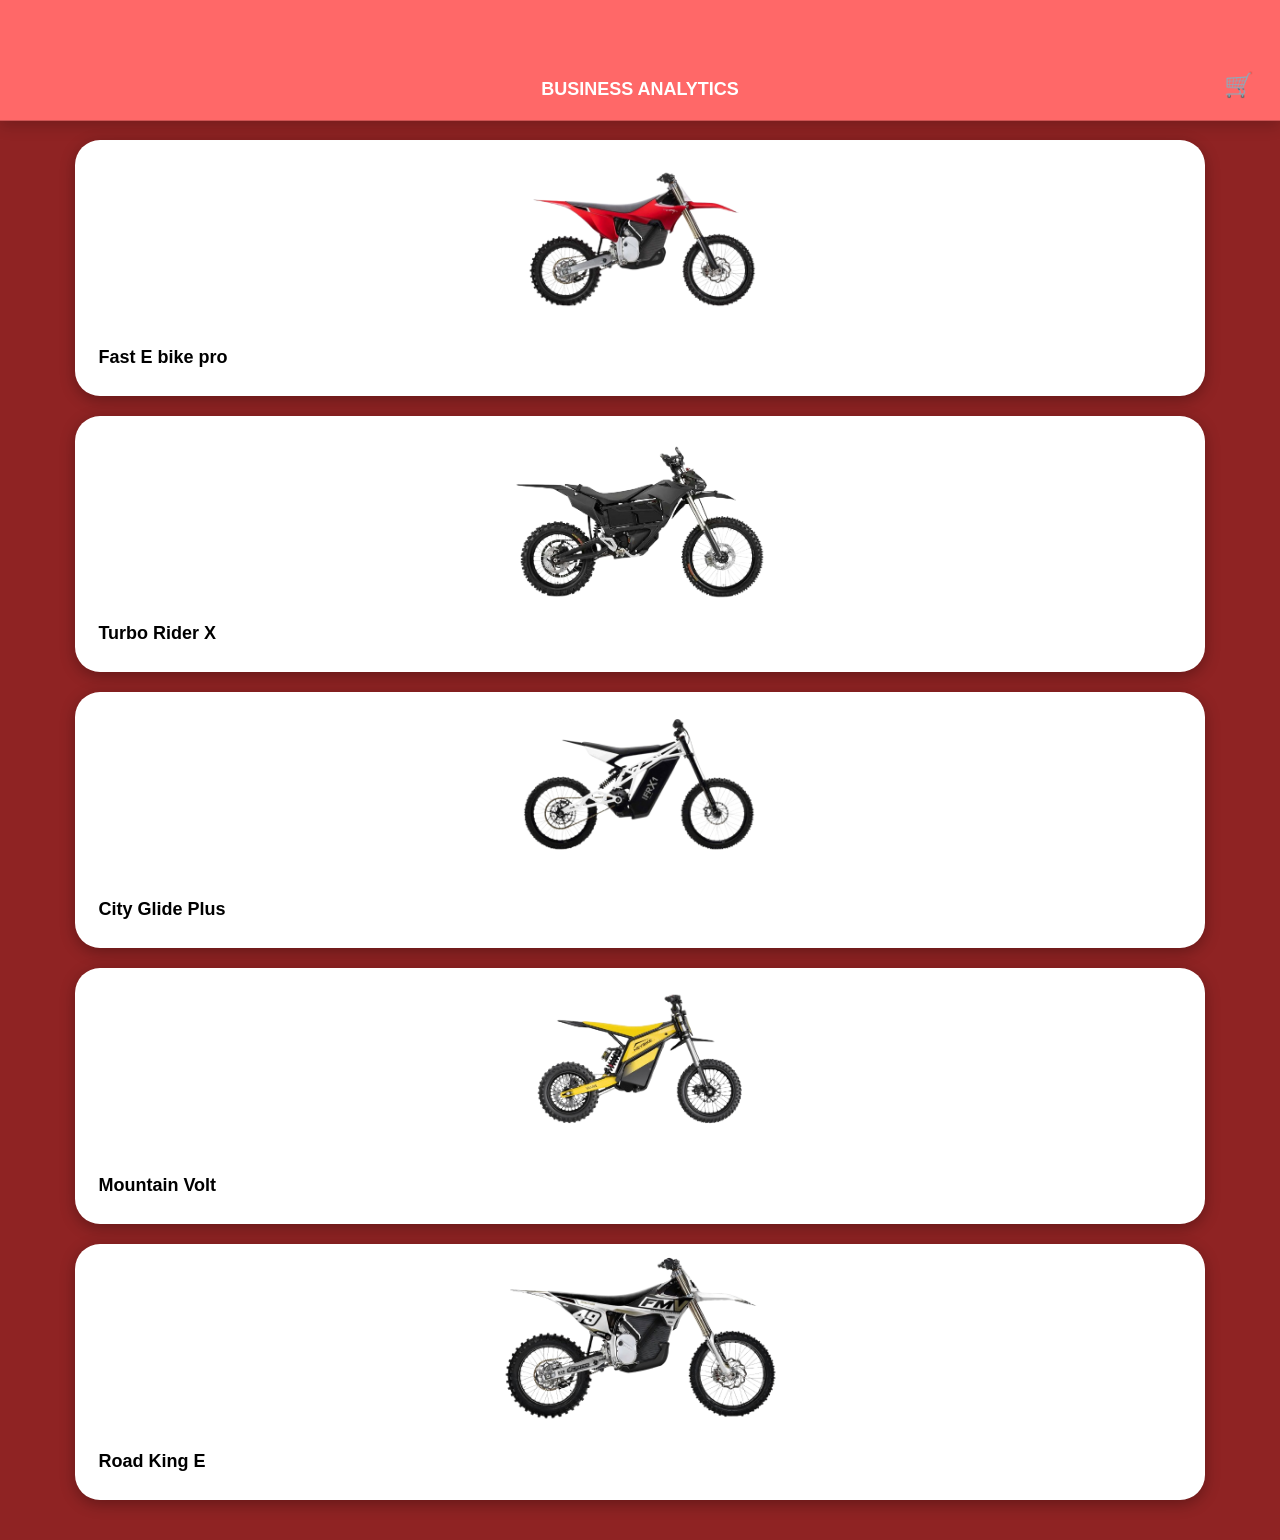
<file: sites/ebikes.html>
<!DOCTYPE html>
<html lang="pl">
<head>
    <meta charset="UTF-8">
    <meta name="viewport" content="width=device-width, initial-scale=1.0, user-scalable=no, viewport-fit=cover">
    <title>E-bikes App Fix</title>
    <style>
        :root {
            --bg-color: #8f2323;
            --card-bg: white;
            --accent-color: #007aff;
            --radius: 25px;
        }

        body {
            font-family: -apple-system, BlinkMacSystemFont, sans-serif;
            color: black;
            background-color: var(--bg-color);
            margin: 0;
            padding: 0;
        }

        /* Nagłówek - Wyśrodkowany tytuł */
        header {
            position: fixed;
            top: 0;
            width: 100%;
            height: 100px;
            background: #ff6868;
            color:white;
            font-weight: bold;
            backdrop-filter: blur(20px);
            -webkit-backdrop-filter: blur(20px);
            display: flex;
            align-items: end;
            justify-content: center;
            z-index: 1000;
            border-bottom: 0.5px solid rgba(0,0,0,0.2);
            box-shadow: 0 4px 15px rgba(0,0,0, 0.2);
            padding-bottom: 20px;
        }

        header h1 {
            font-size: 18px;
            font-weight: 600;
            margin: 0;
        }

        .cart-btn {
            position: absolute;
            right: 20px;
            font-size: 24px;
            background: none;
            border: none;
            cursor: pointer;
        }

        /* Lista rowerów */
        .bike-list {
            padding: 140px 16px 40px 16px;
            display: flex;
            flex-direction: column;
            align-items: center;
            gap: 20px;
        }

        .bike-card {
            background: var(--card-bg);
            border-radius: var(--radius);
            overflow: hidden;
            box-shadow: 0 4px 15px rgba(0,0,0, 0.3);
            position: relative;
            cursor: pointer;
            transition: all 0.3s ease;
            border: 3px solid transparent; /* Miejsce na podświetlenie */
            height: 250px;
            width: 90%;
        }

        /* Styl dla zaznaczonego roweru */
        .bike-card.selected {
            border-color: var(--accent-color);
            box-shadow: 0 0 20px rgba(0, 122, 255, 0.3);
            transform: scale(1.02);
        }

        .bike-card img {
            margin: 0 auto;
            height: 75%;
            object-fit: cover;
            display: block;
        }

        .bike-info {
            padding: 16px 20px;
            font-size: 18px;
            font-weight: 700;
        }

        /* Emotki ognia - Fix pozycji */
        .fire-particle {
            position: absolute;
            pointer-events: none;
            font-size: 35px;
            z-index: 9999;
            animation: fireBurst 0.8s ease-out forwards;
        }

@keyframes fireBurst {
            0% {
                transform: translate(0, 0) scale(1);
                opacity: 0;
            }
            15% {
                opacity: 1;
            }
            80% {
                opacity: 0.8;
            }
            100% {
                transform: translate(var(--dx), var(--dy)) scale(1.5);
                opacity: 0;
            }
        }

        /* Modal - Środek ekranu */
        .modal-overlay {
            display: none;
            position: fixed;
            inset: 0;
            background: rgba(0,0,0,0.7);
            z-index: 3000;
            justify-content: center;
            align-items: center;
            backdrop-filter: blur(8px);
        }

        .modal-content {
            background: #eeeeee;
            color: black;
            width: 85%;
            max-width: 350px;
            border-radius: 30px;
            padding: 25px;
            text-align: center;
            animation: popIn 0.3s cubic-bezier(0.175, 0.885, 0.32, 1.275);
        }

        @keyframes popIn { from { transform: scale(0.5); opacity: 0; } to { transform: scale(1); opacity: 1; } }

        .cart-item {
            display: flex;
            align-items: center;
            gap: 12px;
            margin-bottom: 10px;
            background: white;
            padding: 8px;
            border-radius: 12px;
        }

        .cart-item img {
            width: 60px; height: 45px; border-radius: 8px; object-fit: cover;
        }

        .btn-insights {
            background: var(--accent-color);
            color: white;
            border: none;
            padding: 16px;
            width: 100%;
            border-radius: 16px;
            font-size: 16px;
            font-weight: 600;
            margin-top: 20px;
        }

        /* Ciężarówka - Nad wszystkim */
        #truck-overlay {
            display: none;
            position: fixed;
            inset: 0;
            background: rgba(0,0,0,0.95);
            z-index: 9999;
            flex-direction: column;
            justify-content: center;
            align-items: center;
            color: white;
        }

        .truck-img {
            width: 160px;
            animation: truckMove 1s infinite alternate ease-in-out;
        }

        @keyframes truckMove {
            from { transform: translateX(-20px); }
            to { transform: translateX(20px); }
        }
    </style>
</head>
<body>

    <header>
        <h1>BUSINESS ANALYTICS</h1>
        <button class="cart-btn" onclick="openCart()">🛒</button>
    </header>

    <div class="bike-list">
        <div class="bike-card" onclick="bikeSelected(this, 'Fast E bike Pro', '../img/bikes/bike1.png')">
            <img src="../img/bikes/bike1.png" onerror="this.src='https://picsum.photos/seed/b1/500/300'">
            <div class="bike-info">Fast E bike pro</div>
        </div>
        <div class="bike-card" onclick="bikeSelected(this, 'Turbo Rider X', '../img/bikes/bike2.png')">
            <img src="../img/bikes/bike2.png" onerror="this.src='https://picsum.photos/seed/b2/500/300'">
            <div class="bike-info">Turbo Rider X</div>
        </div>
        <div class="bike-card" onclick="bikeSelected(this, 'City Glide Plus', '../img/bikes/bike3.png')">
            <img src="../img/bikes/bike3.png" onerror="this.src='https://picsum.photos/seed/b3/500/300'">
            <div class="bike-info">City Glide Plus</div>
        </div>
        <div class="bike-card" onclick="bikeSelected(this, 'Mountain Volt', '../img/bikes/bike4.png')">
            <img src="../img/bikes/bike4.png" onerror="this.src='https://picsum.photos/seed/b4/500/300'">
            <div class="bike-info">Mountain Volt</div>
        </div>
        <div class="bike-card" onclick="bikeSelected(this, 'Road King E', '../img/bikes/bike5.png')">
            <img src="../img/bikes/bike5.png" onerror="this.src='https://picsum.photos/seed/b5/500/300'">
            <div class="bike-info">Road King E</div>
        </div>
    </div>

    <div id="cart-modal" class="modal-overlay" onclick="closeCart()">
        <div class="modal-content" onclick="event.stopPropagation()">
            <h2>Cart</h2>
            <div id="cart-items-container"></div>
            <button class="btn-insights" onclick="showTruck()">Get insights</button>
        </div>
    </div>

    <div id="truck-overlay">
        <img src="../img/truck.png" class="truck-img" onerror="this.src='https://cdn-icons-png.flaticon.com/512/713/713292.png'">
    </div>

    <script>
        const cart = [];

        function bikeSelected(element, name, img) {
            // 1. Podświetlenie
            element.classList.toggle('selected');

            // 2. Dodawanie/Usuwanie z koszyka
            const index = cart.findIndex(item => item.name === name);
            if (index === -1) {
                cart.push({ name, img });
            } else {
                cart.splice(index, 1);
            }

            // 3. Ogień (Poprawiona pozycja uwzględniająca scroll)
            const rect = element.getBoundingClientRect();
            const scrollTop = window.pageYOffset || document.documentElement.scrollTop;

            for (let i = 0; i < 40; i++) {
                const fire = document.createElement('div');
                fire.className = 'fire-particle';
                fire.innerText = '😎';

                // Obliczamy pozycję absolutną względem całej strony
                const startX = rect.left + Math.random() * rect.width;
                const startY = rect.top + scrollTop + Math.random() * rect.height;

                fire.style.left = startX + 'px';
                fire.style.top = startY + 'px';

                // Rozrzut
                const dx = (Math.random() - 0.5) * 350 + 'px';
                const dy = (Math.random() - 1) * 350 + 'px';
                fire.style.setProperty('--dx', dx);
                fire.style.setProperty('--dy', dy);

                document.body.appendChild(fire);
                fire.addEventListener('animationend', () => fire.remove());
            }
            updateCartUI();
        }

        function updateCartUI() {
            const container = document.getElementById('cart-items-container');
            if (cart.length === 0) {
                container.innerHTML = "<p>Koszyk jest pusty</p>";
                return;
            }
            container.innerHTML = cart.map(item => `
                <div class="cart-item">
                    <img src="${item.img}">
                    <span>${item.name}</span>
                </div>
            `).join('');
        }

        function openCart() { document.getElementById('cart-modal').style.display = 'flex'; }
        function closeCart() { document.getElementById('cart-modal').style.display = 'none'; }

        function showTruck() {
            closeCart();
            const truck = document.getElementById('truck-overlay');
            truck.style.display = 'flex';
            setTimeout(() => { truck.style.display = 'none'; }, 3000);
        }
    </script>
</body>
</html>
</file>
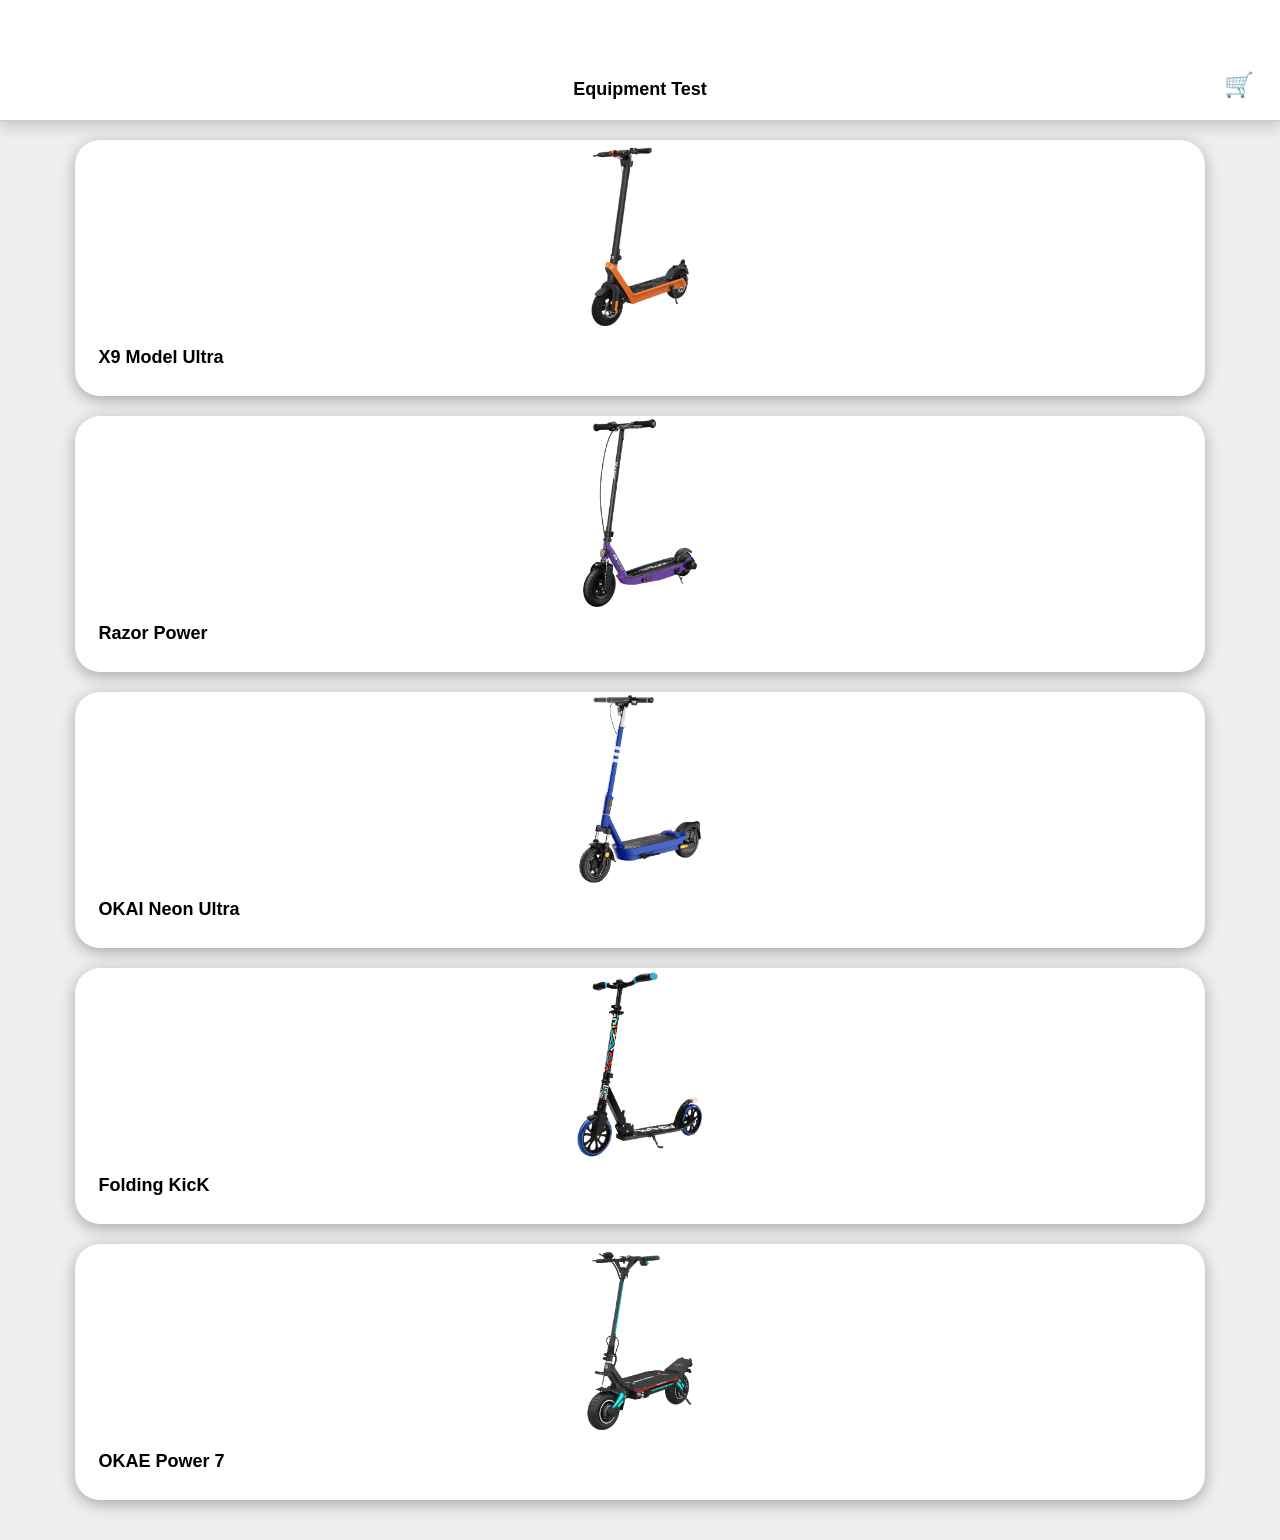
<file: sites/hul.html>
<!DOCTYPE html>
<html lang="pl">
<head>
    <meta charset="UTF-8">
    <meta name="viewport" content="width=device-width, initial-scale=1.0, user-scalable=no, viewport-fit=cover">
    <title>E-bikes App Fix</title>
    <style>
        :root {
            --bg-color: #eeeeee;
            --card-bg: white;
            --accent-color: #007aff;
            --radius: 25px;
        }

        body {
            font-family: -apple-system, BlinkMacSystemFont, sans-serif;
            color: black;
            background-color: var(--bg-color);
            margin: 0;
            padding: 0;
        }

        /* Nagłówek - Wyśrodkowany tytuł */
        header {
            position: fixed;
            top: 0;
            width: 100%;
            height: 100px;
            background: white;
            backdrop-filter: blur(20px);
            -webkit-backdrop-filter: blur(20px);
            display: flex;
            align-items: end;
            justify-content: center;
            z-index: 1000;
            border-bottom: 0.5px solid rgba(0,0,0,0.2);
            box-shadow: 0 4px 15px rgba(0,0,0, 0.2);
            padding-bottom: 20px;
        }

        header h1 {
            font-size: 18px;
            font-weight: 600;
            margin: 0;
        }

        .cart-btn {
            position: absolute;
            right: 20px;
            font-size: 24px;
            background: none;
            border: none;
            cursor: pointer;
        }

        /* Lista rowerów */
        .bike-list {
            padding: 140px 16px 40px 16px;
            display: flex;
            flex-direction: column;
            align-items: center;
            gap: 20px;
        }

        .bike-card {
            background: var(--card-bg);
            border-radius: var(--radius);
            overflow: hidden;
            box-shadow: 0 4px 15px rgba(0,0,0, 0.3);
            position: relative;
            cursor: pointer;
            transition: all 0.3s ease;
            border: 3px solid transparent; /* Miejsce na podświetlenie */
            height: 250px;
            width: 90%;
        }

        /* Styl dla zaznaczonego roweru */
        .bike-card.selected {
            border-color: var(--accent-color);
            box-shadow: 0 0 20px rgba(0, 122, 255, 0.3);
            transform: scale(1.02);
        }

        .bike-card img {
            margin: 0 auto;
            height: 75%;
            object-fit: cover;
            display: block;
        }

        .bike-info {
            padding: 16px 20px;
            font-size: 18px;
            font-weight: 700;
        }

        /* Emotki ognia - Fix pozycji */
        .fire-particle {
            position: absolute;
            pointer-events: none;
            font-size: 35px;
            z-index: 9999;
            animation: fireBurst 0.8s ease-out forwards;
        }

@keyframes fireBurst {
            0% {
                transform: translate(0, 0) scale(1);
                opacity: 0;
            }
            15% {
                opacity: 1;
            }
            80% {
                opacity: 0.8;
            }
            100% {
                transform: translate(var(--dx), var(--dy)) scale(1.5);
                opacity: 0;
            }
        }

        /* Modal - Środek ekranu */
        .modal-overlay {
            display: none;
            position: fixed;
            inset: 0;
            background: rgba(0,0,0,0.7);
            z-index: 3000;
            justify-content: center;
            align-items: center;
            backdrop-filter: blur(8px);
        }

        .modal-content {
            background: #eeeeee;
            color: black;
            width: 85%;
            max-width: 350px;
            border-radius: 30px;
            padding: 25px;
            text-align: center;
            animation: popIn 0.3s cubic-bezier(0.175, 0.885, 0.32, 1.275);
        }

        @keyframes popIn { from { transform: scale(0.5); opacity: 0; } to { transform: scale(1); opacity: 1; } }

        .cart-item {
            display: flex;
            align-items: center;
            gap: 12px;
            margin-bottom: 10px;
            background: white;
            padding: 8px;
            border-radius: 12px;
        }

        .cart-item img {
            width: 60px; height: 45px; border-radius: 8px; object-fit: cover;
        }

        .btn-insights {
            background: var(--accent-color);
            color: white;
            border: none;
            padding: 16px;
            width: 100%;
            border-radius: 16px;
            font-size: 16px;
            font-weight: 600;
            margin-top: 20px;
        }

        /* Ciężarówka - Nad wszystkim */
        #truck-overlay {
            display: none;
            position: fixed;
            inset: 0;
            background: rgba(0,0,0,0.95);
            z-index: 9999;
            flex-direction: column;
            justify-content: center;
            align-items: center;
            color: white;
        }

        .truck-img {
            width: 160px;
            animation: truckMove 1s infinite alternate ease-in-out;
        }

        @keyframes truckMove {
            from { transform: translateX(-20px); }
            to { transform: translateX(20px); }
        }
    </style>
</head>
<body>

    <header>
        <h1>Equipment Test</h1>
        <button class="cart-btn" onclick="openCart()">🛒</button>
    </header>

    <div class="bike-list">
        <div class="bike-card" onclick="bikeSelected(this, 'X9 Model Ultra', '../img/hul/h1.png')">
            <img src="../img/hul/h1.png" onerror="this.src='https://picsum.photos/seed/b1/500/300'">
            <div class="bike-info">X9 Model Ultra</div>
        </div>
        <div class="bike-card" onclick="bikeSelected(this, 'Razor Power', '../img/hul/h2.png')">
            <img src="../img/hul/h2.png" onerror="this.src='https://picsum.photos/seed/b2/500/300'">
            <div class="bike-info">Razor Power</div>
        </div>
        <div class="bike-card" onclick="bikeSelected(this, 'OKAI Neon Ultra', '../img/hul/h3.png')">
            <img src="../img/hul/h3.png" onerror="this.src='https://picsum.photos/seed/b3/500/300'">
            <div class="bike-info">OKAI Neon Ultra</div>
        </div>
        <div class="bike-card" onclick="bikeSelected(this, 'Folding KicK', '../img/hul/h4.png')">
            <img src="../img/hul/h4.png" onerror="this.src='https://picsum.photos/seed/b4/500/300'">
            <div class="bike-info">Folding KicK</div>
        </div>
        <div class="bike-card" onclick="bikeSelected(this, 'OKAE Power 7', '../img/hul/h5.png')">
            <img src="../img/hul/h5.png" onerror="this.src='https://picsum.photos/seed/b5/500/300'">
            <div class="bike-info">OKAE Power 7</div>
        </div>
    </div>

    <div id="cart-modal" class="modal-overlay" onclick="closeCart()">
        <div class="modal-content" onclick="event.stopPropagation()">
            <h2>Cart</h2>
            <div id="cart-items-container"></div>
            <button class="btn-insights" onclick="showTruck()">Get insights</button>
        </div>
    </div>

    <div id="truck-overlay">
        <img src="../img/truck.png" class="truck-img" onerror="this.src='https://cdn-icons-png.flaticon.com/512/713/713292.png'">
    </div>

    <script>
        const cart = [];

        function bikeSelected(element, name, img) {
            // 1. Podświetlenie
            element.classList.toggle('selected');

            // 2. Dodawanie/Usuwanie z koszyka
            const index = cart.findIndex(item => item.name === name);
            if (index === -1) {
                cart.push({ name, img });
            } else {
                cart.splice(index, 1);
            }

            // 3. Ogień (Poprawiona pozycja uwzględniająca scroll)
            const rect = element.getBoundingClientRect();
            const scrollTop = window.pageYOffset || document.documentElement.scrollTop;

            for (let i = 0; i < 40; i++) {
                const fire = document.createElement('div');
                fire.className = 'fire-particle';
                fire.innerText = '🔥';

                // Obliczamy pozycję absolutną względem całej strony
                const startX = rect.left + Math.random() * rect.width;
                const startY = rect.top + scrollTop + Math.random() * rect.height;

                fire.style.left = startX + 'px';
                fire.style.top = startY + 'px';

                // Rozrzut
                const dx = (Math.random() - 0.5) * 350 + 'px';
                const dy = (Math.random() - 1) * 350 + 'px';
                fire.style.setProperty('--dx', dx);
                fire.style.setProperty('--dy', dy);

                document.body.appendChild(fire);
                fire.addEventListener('animationend', () => fire.remove());
            }
            updateCartUI();
        }

        function updateCartUI() {
            const container = document.getElementById('cart-items-container');
            if (cart.length === 0) {
                container.innerHTML = "<p>Koszyk jest pusty</p>";
                return;
            }
            container.innerHTML = cart.map(item => `
                <div class="cart-item">
                    <img src="${item.img}">
                    <span>${item.name}</span>
                </div>
            `).join('');
        }

        function openCart() { document.getElementById('cart-modal').style.display = 'flex'; }
        function closeCart() { document.getElementById('cart-modal').style.display = 'none'; }

        function showTruck() {
            closeCart();
            const truck = document.getElementById('truck-overlay');
            truck.style.display = 'flex';
            setTimeout(() => { truck.style.display = 'none'; }, 3000);
        }
    </script>
</body>
</html>
</file>
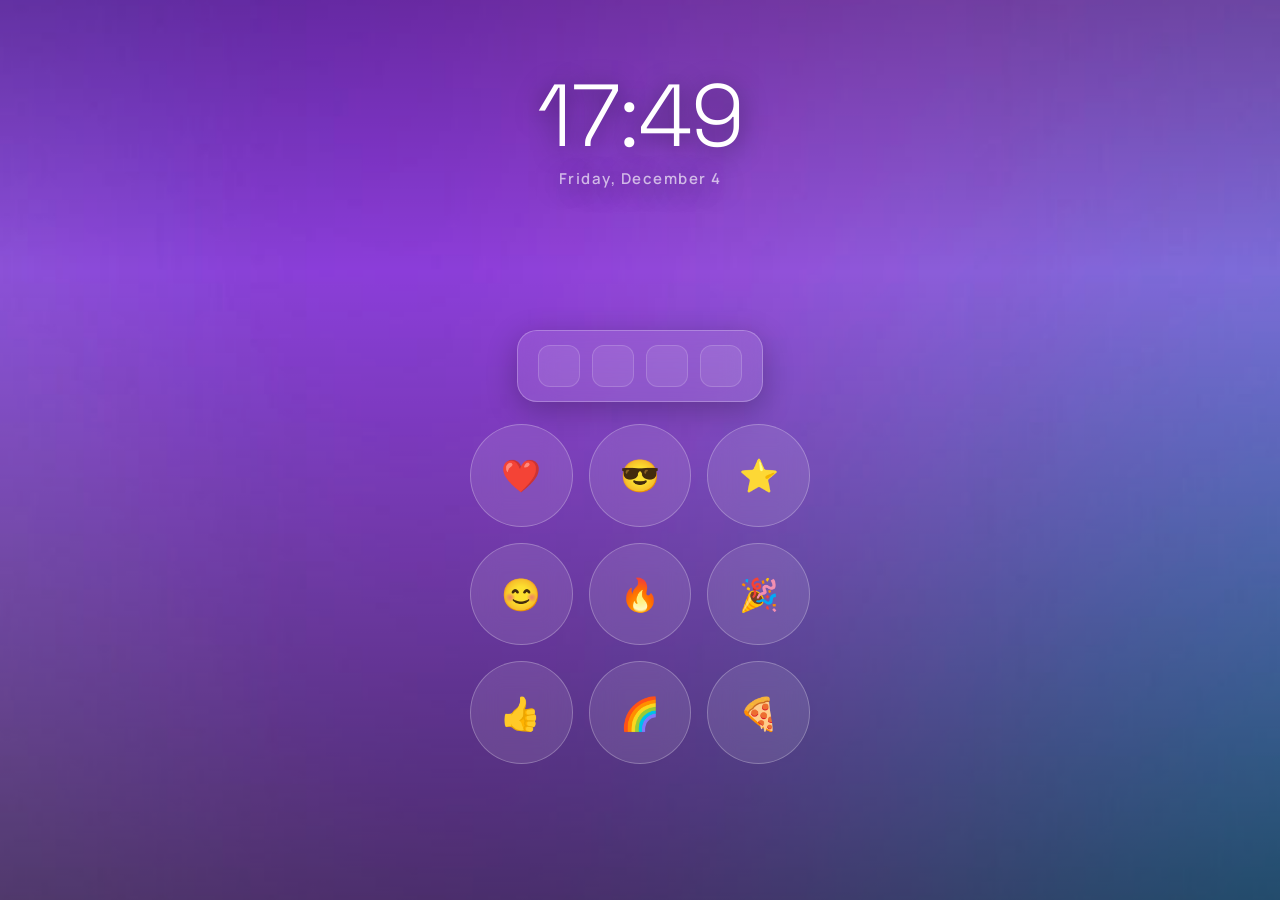
<file: sites/lock_screen.html>
<!DOCTYPE html>
<html lang="en">
<head>
<meta charset="UTF-8">
<meta name="viewport" content="width=device-width, initial-scale=1.0, maximum-scale=1.0, user-scalable=no">
<title>Lock Screen</title>
<style>
  @import url('https://fonts.googleapis.com/css2?family=Space+Grotesk:wght@300;400;500;700&family=Manrope:wght@400;500;600;700;800&display=swap');

  :root{
    --glass: rgba(255,255,255,0.10);
    --glass-strong: rgba(255,255,255,0.18);
    --glass-border: rgba(255,255,255,0.25);
    --text-hi:#ffffff;
    --text-lo:rgba(255,255,255,0.65);
    --ok:#34d399;
    --bad:#fb7185;
  }

  *{box-sizing:border-box;}
  html,body{
    margin:0;padding:0;height:100%;
    font-family:'Manrope',sans-serif;
    background:#000;
    height:100vh;
    overflow:hidden;
  }

  .phone{
    position:relative;
    width:100%;
    height:100%;
    overflow:hidden;
  }

  /* ---------- Background photo ---------- */
  .bg-photo{
    position:absolute; inset:0;
    width:100%; height:100%;
    object-fit:cover;
    z-index:0;
    filter: blur(0px) brightness(0.85);
    transition: filter .4s ease;
  }
  .bg-photo.blurred{
    filter: blur(20px) brightness(0.55);
  }

  .vignette{
    position:absolute; inset:0; z-index:1;
    background:
      linear-gradient(180deg, rgba(0,0,0,0.25) 0%, rgba(0,0,0,0) 30%, rgba(0,0,0,0.5) 100%);
    pointer-events:none;
  }

  /* ---------- Content ---------- */
  .content{
    position:relative; z-index:2;
    width:100%; height:90%;
    max-width:420px;
    margin:0 auto;
    display:flex; flex-direction:column;
    align-items:center;
    padding: 6vh 24px calc(4vh + 10px);
  }

  .clock{
    text-align:center;
    margin-top: 2vh;
    text-shadow: 0 4px 24px rgba(0,0,0,0.5);
  }
  .time{
    font-family:'Space Grotesk',sans-serif;
    font-weight:300;
    font-size: clamp(56px, 16vw, 88px);
    letter-spacing: -2px;
    color: var(--text-hi);
    line-height:1;
  }
  .date{
    margin-top:8px; font-size:15px;
    font-weight:600;
    letter-spacing:1.5px;
    color: var(--text-lo);
  }

  /* ---------- Code field ---------- */
  .code-field{
    margin-top:auto;
    margin-bottom:22px;
    display:flex;
    gap:12px;
    padding:14px 20px;
    background: var(--glass);
    border:1px solid var(--glass-border);
    backdrop-filter: blur(18px);
    -webkit-backdrop-filter: blur(18px);
    border-radius:20px;
    box-shadow: 0 8px 30px rgba(0,0,0,0.25);
  }
  .slot{
    width:42px; height:42px;
    border-radius:12px;
    background: rgba(255,255,255,0.08);
    border:1px solid rgba(255,255,255,0.16);
    display:flex; align-items:center; justify-content:center;
    font-size:22px;
    transition: transform .15s ease, background .15s ease;
  }
  .slot.filled{
    background: rgba(255,255,255,0.20);
    transform: scale(1.05);
  }
  .code-field.shake{
    animation: shake .4s ease;
  }
  @keyframes shake{
    0%,100%{transform:translateX(0);}
    20%{transform:translateX(-8px);}
    40%{transform:translateX(8px);}
    60%{transform:translateX(-6px);}
    80%{transform:translateX(6px);}
  }

  /* ---------- Keypad ---------- */
  .keypad{
    display:grid;
    grid-template-columns: repeat(3, 1fr);
    gap:16px;
    width:100%;
    max-width:340px;
  }
  .key{
    aspect-ratio:1/1;
    border-radius:50%;
    border:1px solid var(--glass-border);
    background: var(--glass);
    backdrop-filter: blur(14px);
    -webkit-backdrop-filter: blur(14px);
    display:flex; align-items:center; justify-content:center;
    font-size: clamp(26px, 7vw, 32px);
    cursor:pointer;
    user-select:none;
    -webkit-user-select:none;
    transition: transform .12s ease, background .12s ease;
  }
  .key:active{
    transform: scale(0.88);
    background: var(--glass-strong);
  }

  /* ---------- Result overlay ---------- */
  .result-overlay{
    position:absolute; inset:0; z-index:5;
    display:flex; align-items:center; justify-content:center;
    opacity:0;
    pointer-events:none;
    background: rgba(10,14,25,0.25);
    backdrop-filter: blur(0px);
    -webkit-backdrop-filter: blur(0px);
    transition: opacity .35s ease, backdrop-filter .35s ease, -webkit-backdrop-filter .35s ease;
    cursor:pointer;
  }
  .result-overlay.show{
    opacity:1;
    pointer-events:auto;
    backdrop-filter: blur(22px);
    -webkit-backdrop-filter: blur(22px);
  }
  .result-circle{
    width:110px; height:110px;
    border-radius:50%;
    display:flex; align-items:center; justify-content:center;
    box-shadow: 0 10px 40px rgba(0,0,0,0.5);
  }
  .result-circle.ok{ background: var(--ok); }
  .result-circle.bad{ background: var(--bad); }
  .result-circle svg{ width:52px; height:52px; }

  @media (prefers-reduced-motion: reduce){
    *{ animation-duration: 0.001s !important; transition-duration: 0.001s !important; }
  }
</style>
</head>
<body>

<div class="phone">

  <img class="bg-photo" id="bgPhoto"
       src="../img/lock_screen/background.jpg"
       alt="background">

  <div class="vignette"></div>

  <div class="content" id="content">
    <div class="clock">
      <div class="time" id="timeEl">00:00</div>
      <div class="date" id="dateEl">—</div>
    </div>

    <div class="code-field" id="codeField">
      <div class="slot" data-i="0"></div>
      <div class="slot" data-i="1"></div>
      <div class="slot" data-i="2"></div>
      <div class="slot" data-i="3"></div>
    </div>

    <div class="keypad" id="keypad"></div>
  </div>

  <div class="result-overlay" id="resultOverlay">
    <div class="result-circle" id="resultCircle">
      <svg id="resultIcon" viewBox="0 0 24 24" fill="none" xmlns="http://www.w3.org/2000/svg"></svg>
    </div>
  </div>

</div>

<script>
  // ---------- Clock ----------
  const timeEl = document.getElementById('timeEl');
  const dateEl = document.getElementById('dateEl');
  const dayNames = ['Sunday','Monday','Tuesday','Wednesday','Thursday','Friday','Saturday'];
  const monthNames = ['January','February','March','April','May','June','July','August','September','October','November','December'];

  function updateClock(){
    const now = new Date();
    const h = String(now.getHours()).padStart(2,'0');
    const m = String(now.getMinutes()).padStart(2,'0');
    timeEl.textContent = `${h}:${m}`;
    dateEl.textContent = `${dayNames[now.getDay()]}, ${monthNames[now.getMonth()]} ${now.getDate()}`;
  }
  updateClock();
  setInterval(updateClock, 1000);

  // ---------- Keypad ----------
  const emojis = ['❤️','😎','⭐','😊','🔥','🎉','👍','🌈','🍕'];
  const keypad = document.getElementById('keypad');
  emojis.forEach(e=>{
    const btn = document.createElement('div');
    btn.className = 'key';
    btn.textContent = e;
    btn.addEventListener('click', ()=> onEmojiPress(e));
    keypad.appendChild(btn);
  });

  // ---------- Code logic ----------
  const CORRECT_CODE = ['⭐','🔥','😎','🌈'];
  const slots = Array.from(document.querySelectorAll('.slot'));
  const codeField = document.getElementById('codeField');
  const content = document.getElementById('content');
  const bgPhoto = document.getElementById('bgPhoto');
  const resultOverlay = document.getElementById('resultOverlay');
  const resultCircle = document.getElementById('resultCircle');
  const resultIcon = document.getElementById('resultIcon');

  const CHECK_PATH = 'M5 13l4 4L19 7';
  const CROSS_PATH_1 = 'M6 6l12 12';
  const CROSS_PATH_2 = 'M18 6L6 18';

  let current = [];
  let locked = false;

  resultOverlay.addEventListener('click', resetScreen);

  function onEmojiPress(emoji){
    if(locked) return;
    if(current.length >= 4) return;

    current.push(emoji);
    const slot = slots[current.length - 1];
    slot.textContent = emoji;
    slot.classList.add('filled');

    if(current.length === 4){
      locked = true;
      setTimeout(evaluateCode, 200);
    }
  }

  function evaluateCode(){
    const isCorrect = current.every((e,i)=> e === CORRECT_CODE[i]);
    showResult(isCorrect);
  }

  function showResult(isCorrect){
    bgPhoto.classList.add('blurred');

    resultCircle.className = 'result-circle ' + (isCorrect ? 'ok' : 'bad');
    resultIcon.innerHTML = isCorrect
      ? `<path d="${CHECK_PATH}" stroke="white" stroke-width="2.6" stroke-linecap="round" stroke-linejoin="round"/>`
      : `<path d="${CROSS_PATH_1}" stroke="white" stroke-width="2.6" stroke-linecap="round"/><path d="${CROSS_PATH_2}" stroke="white" stroke-width="2.6" stroke-linecap="round"/>`;

    if(!isCorrect){
      codeField.classList.add('shake');
    }

    resultOverlay.classList.add('show');
  }

  function resetScreen(){
    resultOverlay.classList.remove('show');
    bgPhoto.classList.remove('blurred');
    codeField.classList.remove('shake');

    slots.forEach(s=>{
      s.textContent = '';
      s.classList.remove('filled');
    });
    current = [];
    locked = false;
  }
</script>

</body>
</html>
</file>
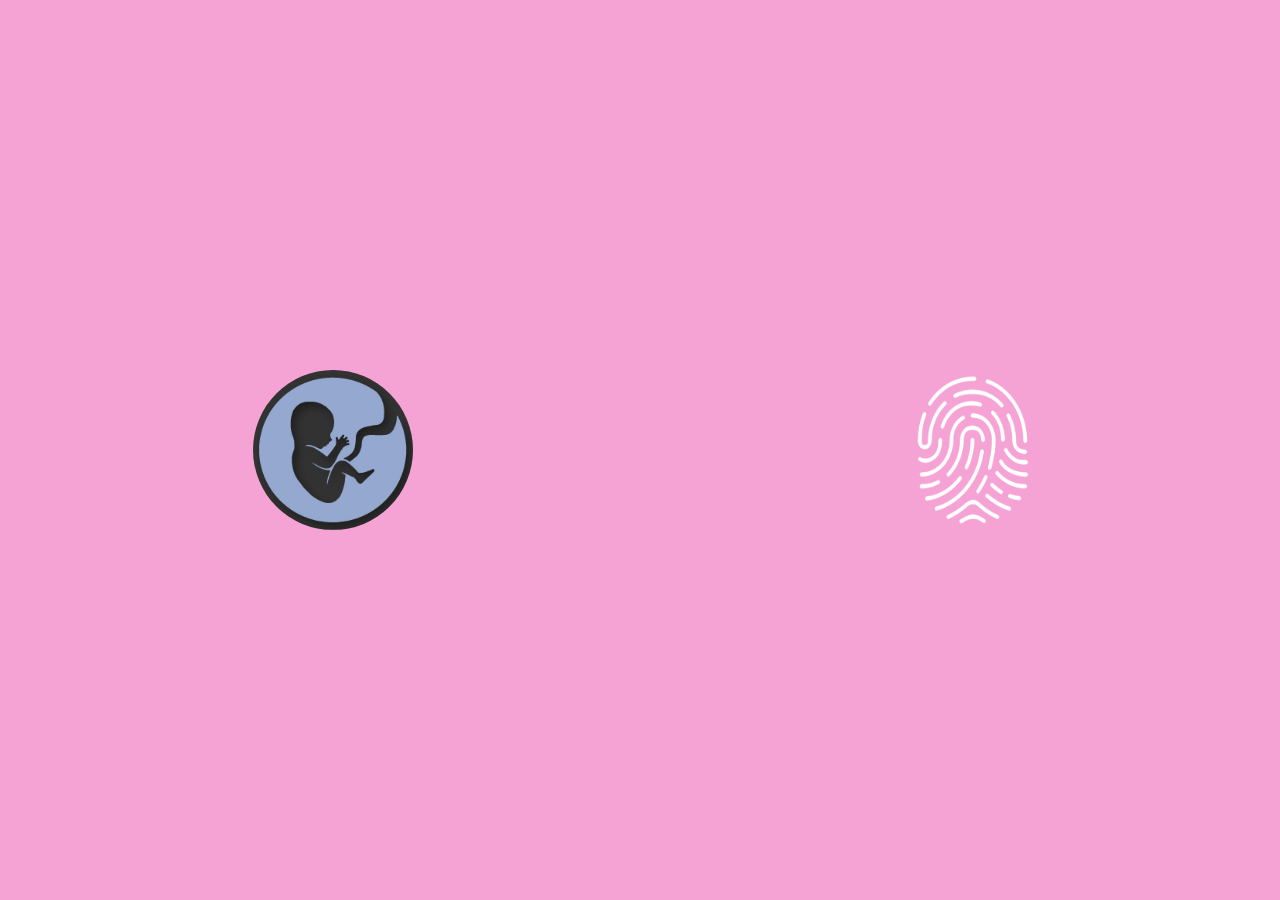
<file: sites/medical.html>
<!DOCTYPE html>
<html lang="pl">
<head>
    <meta charset="UTF-8">
    <meta name="viewport" content="width=device-width, initial-scale=1.0, maximum-scale=1.0, user-scalable=no">
    <title>Aplikacja Skaner</title>
    <style>
        body, html {
            margin: 0;
            padding: 0;
            width: 100%;
            height: 100%;
            overflow: hidden;
            background-color: #f5a2d5;
            font-family: sans-serif;
        }

        /* Układ horyzontalny */
        .container {
            display: flex;
            width: 100vw;
            height: 100vh;
            align-items: center;
            justify-content: space-around;
        }

        /* Lewa sekcja z ikoną i paska postępu */
        .left-section {
            position: relative;
            width: 250px;
            height: 250px;
            display: flex;
            justify-content: center;
            align-items: center;
        }

        #pulse {
          position: absolute;
          top: 240px;
          font-size: 40px;
          color: transparent;
          transition: color 0.3s linear;
        }

        .progress-ring {
            position: absolute;
            transform: rotate(-90deg);
        }

        .progress-ring__circle {
            transition: stroke-dashoffset 2s linear;
            stroke: #ec64ca;
            stroke-linecap: round;
        }

        .icon-wrapper {
            width: 160px;
            height: 160px;
            border-radius: 50%;
            overflow: hidden;
            z-index: 2;
            background: #333;
        }

        .icon-wrapper img {
            width: 100%;
            height: 100%;
            object-fit: cover;
        }

        /* Prawa sekcja ze skanerem */
        .right-section {
            display: flex;
            flex-direction: column;
            align-items: center;
            gap: 15px;
        }

        .scanner {
            width: 200px;
            cursor: pointer;
            transition: transform 0.2s, opacity 0.3s;
            -webkit-user-drag: none;
            user-select: none;
            filter: brightness(0) invert(1);
        }

        .scanner:active {
            transform: scale(0.95);
            filter: brightness(0) invert(0.9);
        }

        /* Emotki zielonego ptaszka */
        .checkmark {
            position: absolute;
            font-size: 45px;
            pointer-events: none;
            animation: popIn 0.5s ease-out forwards;
            z-index: 10;
        }

        @keyframes popIn {
            0% { transform: scale(0); opacity: 0; }
            80% { transform: scale(1.2); opacity: 1; }
            100% { transform: scale(1); opacity: 1; }
        }

        /* Komunikat o orientacji */
        @media (orientation: portrait) {
            body::after {
                content: "Proszę obróć telefon do poziomu";
                position: fixed;
                inset: 0;
                background: #000;
                color: white;
                display: flex;
                align-items: center;
                justify-content: center;
                z-index: 100;
            }
        }
    </style>
</head>
<body>

<div class="container">
    <div class="left-section" id="iconArea">
        <svg class="progress-ring" width="240" height="240">
            <circle
                class="progress-ring__circle"
                stroke-width="12"
                fill="transparent"
                r="110"
                cx="120"
                cy="120"
            />
        </svg>
        <div class="icon-wrapper">
            <img src="../img/medical/icon3_before.png" alt="Ikona">
        </div>
    </div>

    <div class="right-section">
        <img src="../img/medical/scanner.png" alt="Skaner" class="scanner" id="scannerBtn">
    </div>
</div>

<script>
    const scanner = document.getElementById('scannerBtn');
    const circle = document.querySelector('.progress-ring__circle');
    const iconArea = document.getElementById('iconArea');

    const radius = circle.r.baseVal.value;
    const circumference = 2 * Math.PI * radius;

    circle.style.strokeDasharray = `${circumference} ${circumference}`;
    circle.style.strokeDashoffset = circumference;

    let timer;

    function setProgress(percent) {
        const offset = circumference - (percent / 100 * circumference);
        circle.style.strokeDashoffset = offset;
    }

    function startLoading() {
        setProgress(100);
        timer = setTimeout(() => {
            showCheckmarks();
            changeIconPopJS("../img/medical/icon3.png");
        }, 2000); // Czas trwania ładowania paska (musi być zgodny z CSS transition)
    }

    function resetLoading() {
        clearTimeout(timer);
        setProgress(0);
    }
    function getDistance(x1, y1, x2, y2) {
        let dx = x2 - x1;
        let dy = y2 - y1;
        return Math.sqrt(dx * dx + dy * dy);
    }
function have_good_position(x, y, prev_points) {
    // Jeśli to pierwszy punkt, pozycja zawsze jest dobra
    if (prev_points.length === 0) return true;

    for (const point of prev_points) {
        // Zwiększyłem dystans do 40, żeby faktycznie nie były na sobie
        if (getDistance(x, y, point.x, point.y) < 100) {
            return false; // Za blisko któregoś z punktów
        }
    }
    return true; // Przeszło test ze wszystkimi punktami
}

function get_new_position(prev_points) {
    let attempts = 0; // Zabezpieczenie przed nieskończoną pętlą
    while(attempts < 100) {
        const angle = Math.random() * Math.PI * 2;
        const distance = 110 + Math.random() * 40;
        const x = Math.cos(angle) * distance + 110;
        const y = Math.sin(angle) * distance + 110;

        if (have_good_position(x, y, prev_points)) {
            return { x: x, y: y };
        }
        attempts++;
    }
    // Jeśli po 100 próbach nie znaleziono miejsca, zwróć cokolwiek, żeby nie zawiesić strony
    return { x: Math.random() * 200, y: Math.random() * 200 };
}

function showCheckmarks() {
    let prev_points = [];

    // Czyścimy stare ptaszki przed nowym skanowaniem
    const oldChecks = iconArea.querySelectorAll('.checkmark');
    oldChecks.forEach(el => el.remove());

    for (let i = 0; i < 4; i++) { // Zwiększyłem do 5 dla lepszego efektu
        const new_pos = get_new_position(prev_points);
        prev_points.push(new_pos); // Dodajemy obiekt z pozycją

        const check = document.createElement('span');
        check.innerText = '👶🏻';
        check.className = 'checkmark';
        check.style.left = `${new_pos.x}px`;
        check.style.top = `${new_pos.y}px`;

        iconArea.appendChild(check);
    }
}
function changeIconPopJS(newSrc) {
    const img = document.querySelector('.icon-wrapper img');
    img.src = newSrc;
}    // Obsługa dotyku i myszki

    scanner.addEventListener('mousedown', startLoading);
    scanner.addEventListener('mouseup', resetLoading);
    scanner.addEventListener('touchstart', (e) => {
        e.preventDefault();
        startLoading();
    });
    scanner.addEventListener('touchend', resetLoading);

 function show_heart_pulse() {
   document.getElementById("pulse").style.color = "#ffffff";
 }

</script>

</body>
</html>
</file>
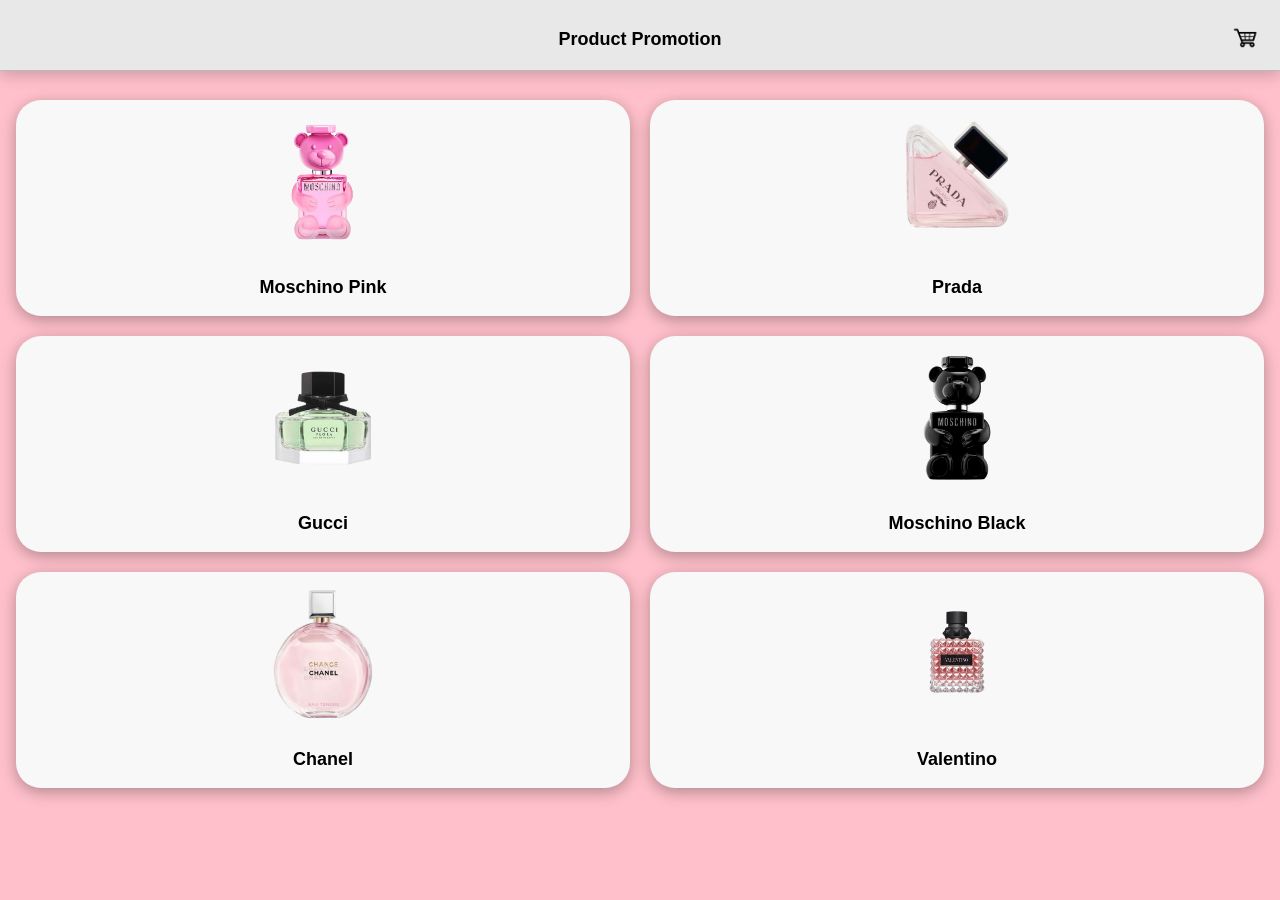
<file: sites/perfumes.html>
<!doctype html>
<html lang="">
  <head>
    <meta charset="utf-8">
    <meta http-equiv="x-ua-compatible" content="ie=edge">
    <title>Perfumes</title>
    <meta name="description" content="">
    <meta name="viewport" content="width=device-width, initial-scale=1">

    <link rel="apple-touch-icon" href="/apple-touch-icon.png">

    <link rel="stylesheet" href="../styles/light-theme.css">
    <link rel="stylesheet" href="../styles/global.css">

    <style>
     body{
         background-color: pink;
     }
     #header {
         height: 50px;
     }
     .grid {
         padding-top: 100px;
     }
     .card-info {
         text-align: center;
     }
     .btn-insights {
         background-color: #ef518b;
     }
     .grid-card.selected {
         border-color: #ef518b;
         background-color: #ddd;
     }
     #truck-overlay {
         background-color: rgb(255,192,203, 0.5);
     }
    </style>

  </head>

  <body>
    <script type="text/javascript" src="../scripts/card-select.js"></script>
    <script type="text/javascript" src="../scripts/show-truck.js"></script>

    <header id='header'>
        <h1>Product Promotion</h1>
        <div class="cart-icon" onclick="openCart()">
          <img src="../img/cart.png"  alt="Cart">
          <span id="cart-count" style="display: none;">0</span>
        </div>
    </header>

    <div class="grid grid-2-cols">
        <div class="grid-card" onclick="cardSelectedWithEmoji(this, 'Moschino Pink', '../img/perfumes/p1.png', '🩷')">
            <img class="card-img" src="../img/perfumes/p1.png">
            <div class="card-info">Moschino Pink</div>
        </div>

        <div class="grid-card" onclick="cardSelectedWithEmoji(this, 'Prada', '../img/perfumes/p2.png', '🩷')">
            <img class="card-img" src="../img/perfumes/p2.png">
            <div class="card-info">Prada</div>
        </div>

        <div class="grid-card" onclick="cardSelectedWithEmoji(this, 'Gucci', '../img/perfumes/p3.png', '🩷')">
            <img class="card-img" src="../img/perfumes/p3.png">
            <div class="card-info">Gucci</div>
        </div>

        <div class="grid-card" onclick="cardSelectedWithEmoji(this, 'Moschino Black', '../img/perfumes/p4.png', '🩷')">
            <img class="card-img" src="../img/perfumes/p4.png">
            <div class="card-info">Moschino Black</div>
        </div>

        <div class="grid-card" onclick="cardSelectedWithEmoji(this, 'Chanel', '../img/perfumes/p5.png', '🩷')">
            <img class="card-img" src="../img/perfumes/p5.png">
            <div class="card-info">Chanel</div>
        </div>

        <div class="grid-card" onclick="cardSelectedWithEmoji(this, 'Valentino', '../img/perfumes/p6.png', '🩷')">
            <img class="card-img" src="../img/perfumes/p6.png">
            <div class="card-info">Valentino</div>
        </div>

    </div>

    <div id="cart-modal" class="modal-overlay" onclick="closeCart()">
        <div class="modal-content" onclick="event.stopPropagation()">
            <h2>Cart</h2>
            <div id="cart-items-container"></div>
            <button class="btn-insights" onclick="showTruck()">Get insights</button>
        </div>
    </div>

    <div id="truck-overlay">
        <img src="../img/white_truck.png" class="truck-img">
    </div>
  </body>
</html>
</file>
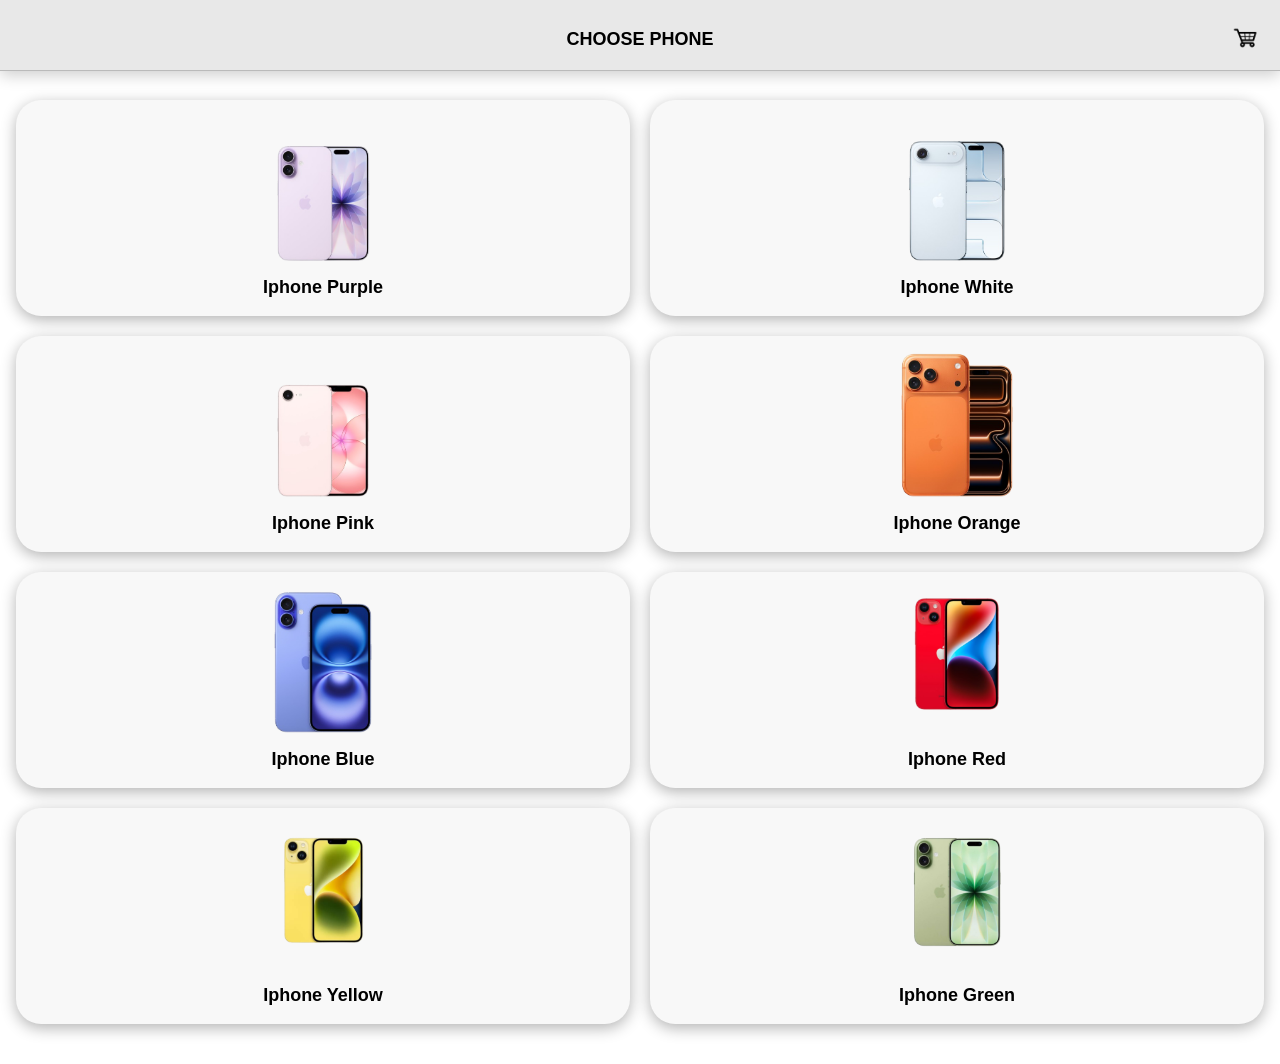
<file: sites/phones.html>
<!doctype html>
<html lang="">
  <head>
    <meta charset="utf-8">
    <meta http-equiv="x-ua-compatible" content="ie=edge">
    <title>Phones</title>
    <meta name="description" content="">
    <meta name="viewport" content="width=device-width, initial-scale=1">

    <link rel="apple-touch-icon" href="/apple-touch-icon.png">

    <link rel="stylesheet" href="../styles/light-theme.css">
    <link rel="stylesheet" href="../styles/global.css">

    <style>
     #header {
         height: 50px;
     }
     .grid {
         padding-top: 100px;
     }
    .card-info{
      text-align: center;
    }
    </style>

  </head>

  <body>
    <script type="text/javascript" src="../scripts/card-select.js"></script>
    <script type="text/javascript" src="../scripts/show-truck.js"></script>

    <header id='header'>
        <h1>CHOOSE PHONE</h1>
        <div class="cart-icon" onclick="openCart()">
          <img src="../img/cart.png"  alt="Cart">
          <span id="cart-count" style="display: none;">0</span>
        </div>
    </header>

    <div class="grid grid-2-cols">
        <div class="grid-card" onclick="cardSelected(this, 'Iphone Purple', '../img/phones/phone1.png')">
            <img class="card-img" src="../img/phones/phone1.png">
            <div class="card-info">Iphone Purple</div>
        </div>

        <div class="grid-card" onclick="cardSelected(this, 'Iphone White', '../img/phones/phone2.png')">
            <img class="card-img" src="../img/phones/phone2.png">
            <div class="card-info">Iphone White</div>
        </div>

        <div class="grid-card" onclick="cardSelected(this, 'Iphone Pink', '../img/phones/phone3.png')">
            <img class="card-img" src="../img/phones/phone3.png">
            <div class="card-info">Iphone Pink</div>
        </div>

        <div class="grid-card" onclick="cardSelected(this, 'Iphone Orange', '../img/phones/phone4.png')">
            <img class="card-img" src="../img/phones/phone4.png">
            <div class="card-info">Iphone Orange</div>
        </div>

        <div class="grid-card" onclick="cardSelected(this, 'Iphone Blue', '../img/phones/phone5.png')">
            <img class="card-img" src="../img/phones/phone5.png">
            <div class="card-info">Iphone Blue</div>
        </div>

        <div class="grid-card" onclick="cardSelected(this, 'Iphone Red', '../img/phones/phone6.png')">
            <img class="card-img" src="../img/phones/phone6.png">
            <div class="card-info">Iphone Red</div>
        </div>

        <div class="grid-card" onclick="cardSelected(this, 'Iphone Yellow', '../img/phones/phone7.png')">
            <img class="card-img" src="../img/phones/phone7.png">
            <div class="card-info">Iphone Yellow</div>
        </div>

        <div class="grid-card" onclick="cardSelected(this, 'Iphone Green', '../img/phones/phone8.png')">
            <img class="card-img" src="../img/phones/phone8.png">
            <div class="card-info">Iphone Green</div>
        </div>
    </div>

    <div id="cart-modal" class="modal-overlay" onclick="closeCart()">
        <div class="modal-content" onclick="event.stopPropagation()">
            <h2>Cart</h2>
            <div id="cart-items-container"></div>
            <button class="btn-insights" onclick="showTruck()">Get insights</button>
        </div>
    </div>

    <div id="truck-overlay">
        <img src="../img/truck.png" class="truck-img">
    </div>
  </body>
</html>
</file>
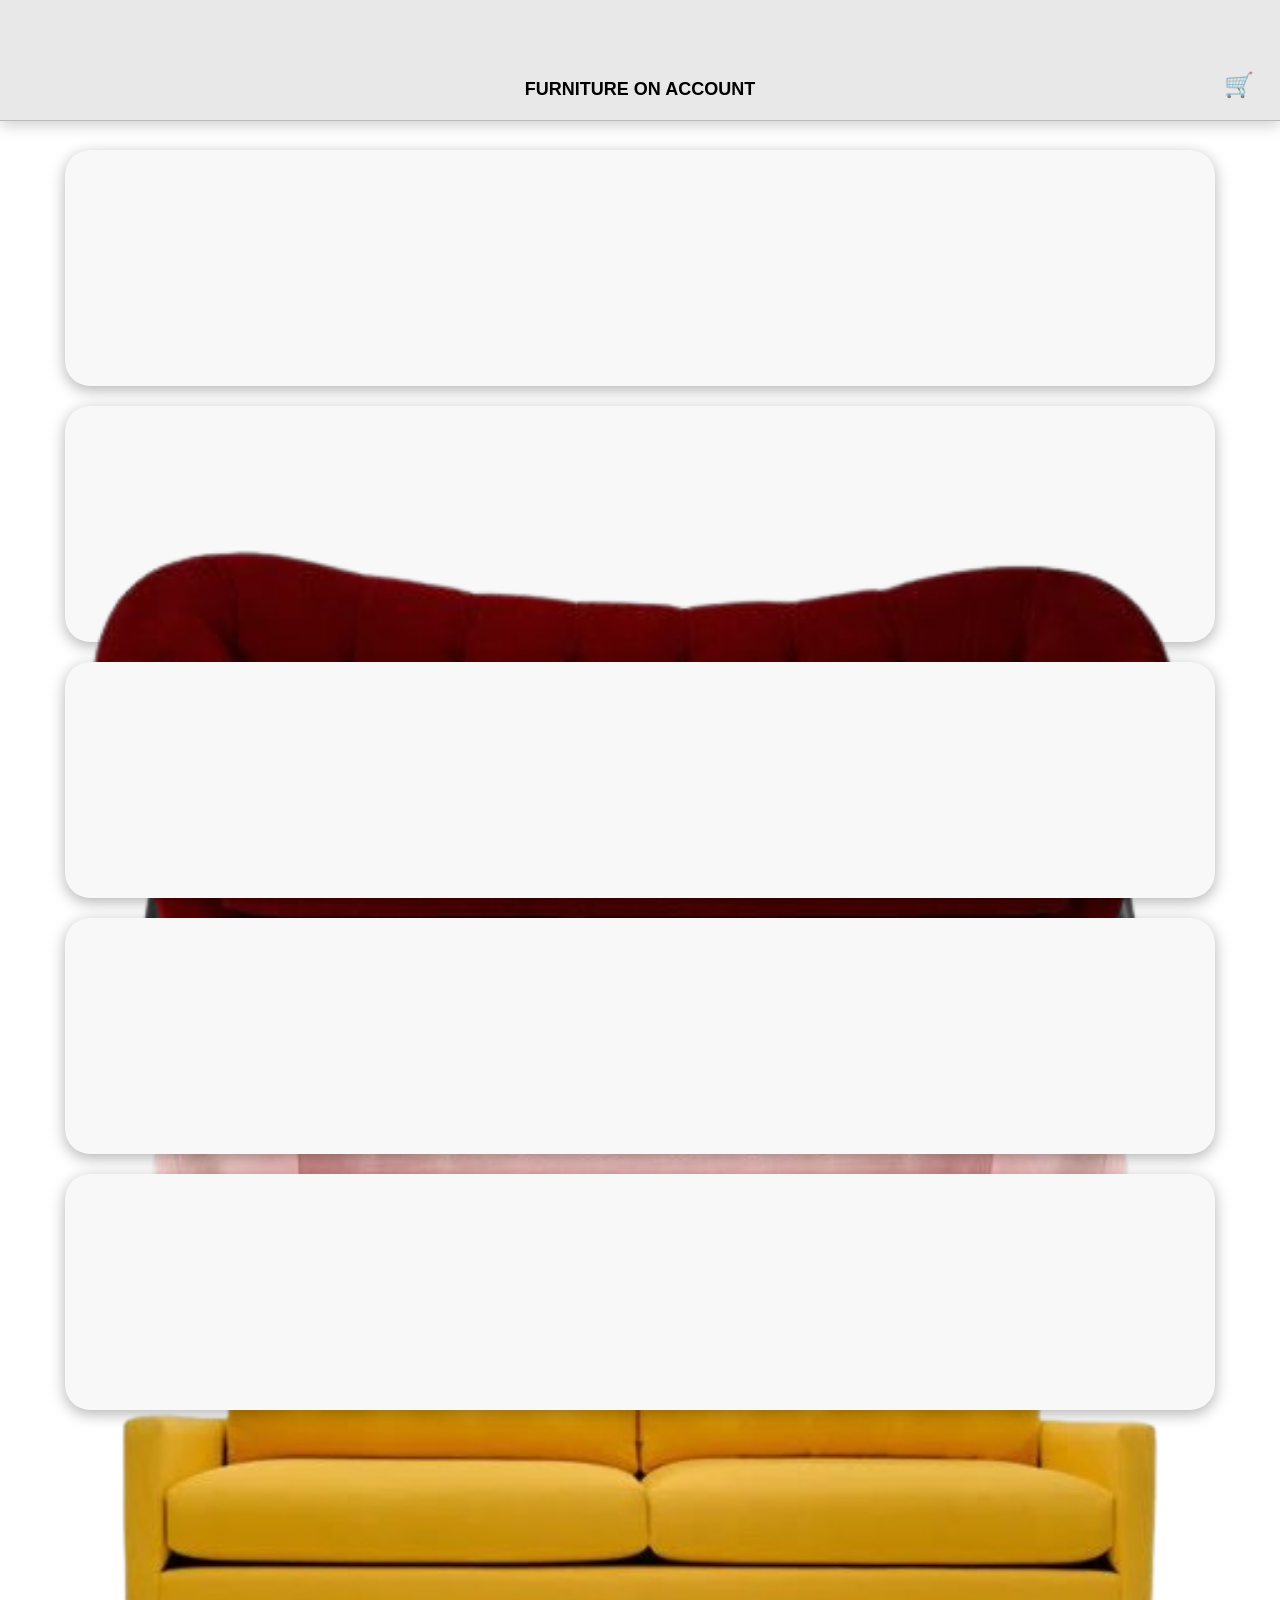
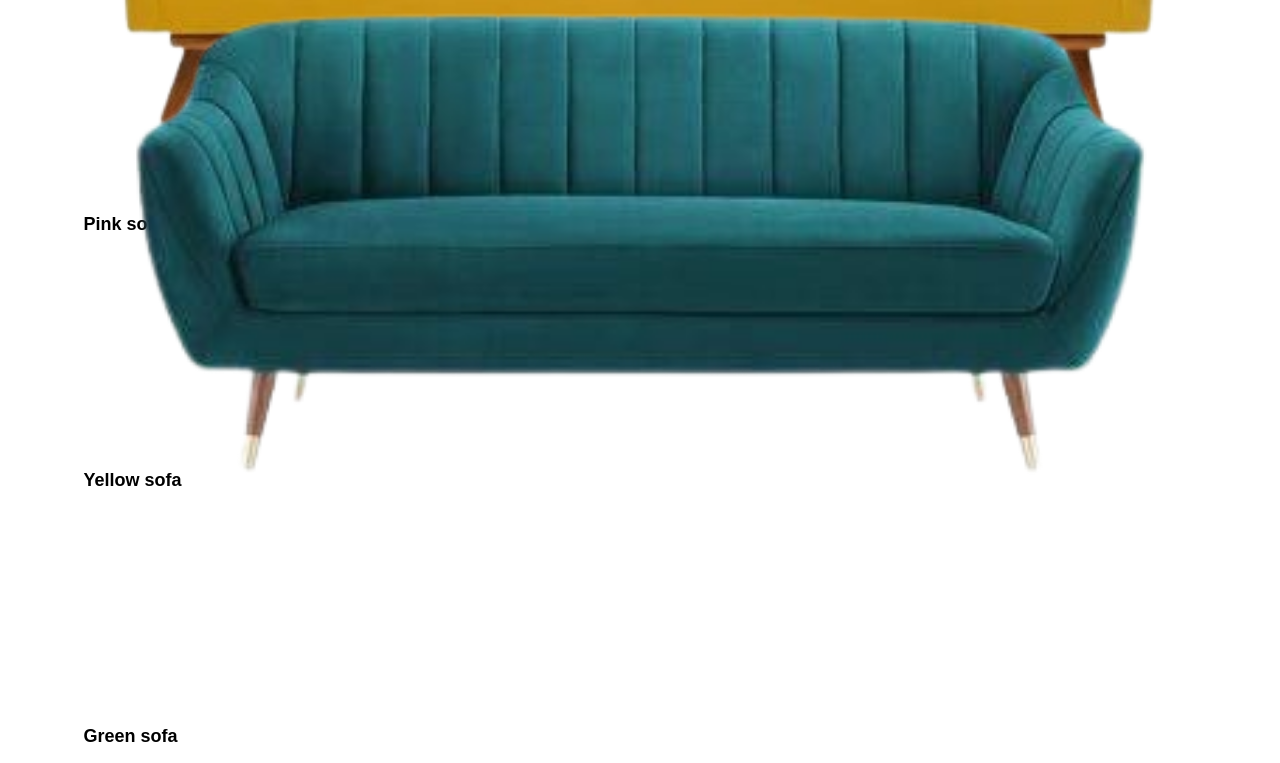
<file: sites/sofas.html>
<!DOCTYPE html>
<html lang="pl">
<head>
    <meta charset="UTF-8">
    <meta name="viewport" content="width=device-width, initial-scale=1.0, user-scalable=no, viewport-fit=cover">
    <title>Sofas</title>
    <link rel="stylesheet" href="../styles/light-theme.css">
    <link rel="stylesheet" href="../styles/global.css">
</head>
<body>
  <script type="text/javascript" src="../scripts/card-select.js"></script>
  <script type="text/javascript" src="../scripts/show-truck.js"></script>
    <header>
        <h1>FURNITURE ON ACCOUNT</h1>
        <button class="cart-btn" onclick="openCart()">🛒</button>
    </header>

    <div class="horizontal-card-list">
        <div class="horizontal-card" onclick="cardSelected(this, 'Fast E sofa Pro', '../img/sofas/sofa1.png')">
            <img src="../img/sofas/sofa1.png">
            <div class="card-info">Blue sofa</div>
        </div>
        <div class="horizontal-card" onclick="cardSelected(this, 'Turbo Rider X', '../img/sofas/sofa2.png')">
            <img src="../img/sofas/sofa2.png">
            <div class="card-info">Red sofa</div>
        </div>
        <div class="horizontal-card" onclick="cardSelected(this, 'City Glide Plus', '../img/sofas/sofa3.png')">
            <img src="../img/sofas/sofa3.png">
            <div class="card-info">Pink sofa</div>
        </div>
        <div class="horizontal-card" onclick="cardSelected(this, 'Mountain Volt', '../img/sofas/sofa4.png')">
            <img src="../img/sofas/sofa4.png">
            <div class="card-info">Yellow sofa</div>
        </div>
        <div class="horizontal-card" onclick="cardSelected(this, 'Road King E', '../img/sofas/sofa5.png')">
            <img src="../img/sofas/sofa5.png">
            <div class="card-info">Green sofa</div>
        </div>
    </div>

    <div id="cart-modal" class="modal-overlay" onclick="closeCart()">
        <div class="modal-content" onclick="event.stopPropagation()">
            <h2>Cart</h2>
            <div id="cart-items-container"></div>
            <button class="btn-insights" onclick="showTruck()">Get insights</button>
        </div>
    </div>

    <div id="truck-overlay">
        <img src="../img/truck.png" class="truck-img">
    </div>

</body>
</html>
</file>
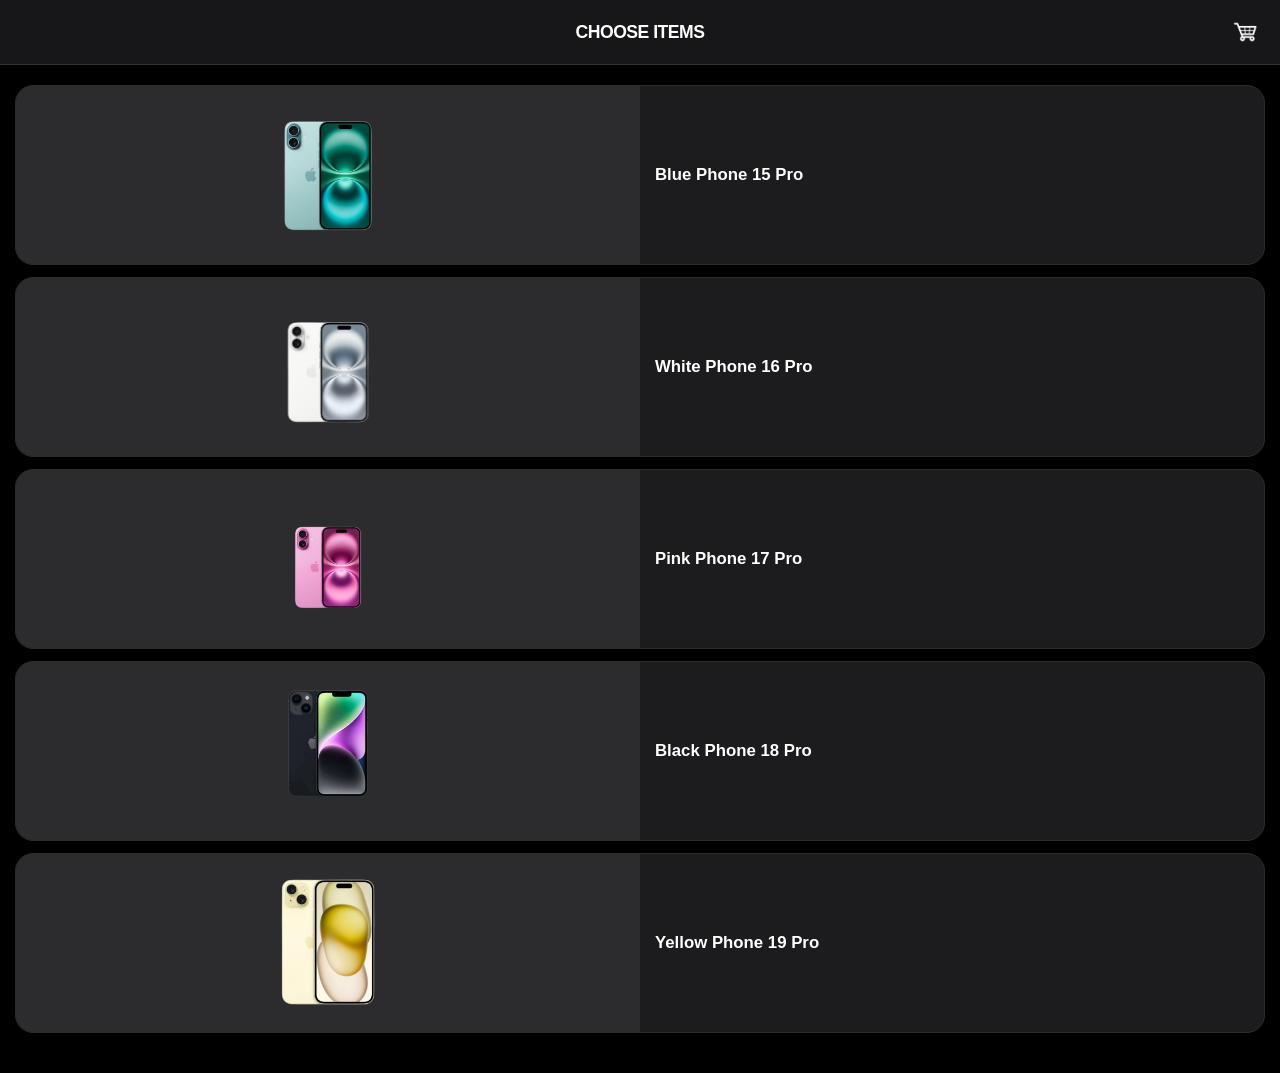
<file: sites/teslaphones.html>
<!DOCTYPE html>
<html lang="pl">
<head>
    <meta charset="UTF-8">
    <meta name="viewport" content="width=device-width, initial-scale=1.0, maximum-scale=1.0, user-scalable=no, viewport-fit=cover">
    <title>SME Phone Packages - Dark</title>
    <style>
        * {
            box-sizing: border-box;
            -webkit-tap-highlight-color: transparent;
        }

        body {
            margin: 0;
            padding: 0;
            font-family: -apple-system, BlinkMacSystemFont, "Segoe UI", Roboto, Helvetica, Arial, sans-serif;
            background-color: #000000; /* Głęboka czerń */
            color: #ffffff;
        }

        /* Górny pasek - Dark Blur */
        header {
            background: rgba(28, 28, 30, 0.85);
            backdrop-filter: blur(15px);
            -webkit-backdrop-filter: blur(15px);
            display: flex;
            align-items: center;
            justify-content: center;
            padding: 0 20px;
            padding-top: env(safe-area-inset-top);
            height: calc(65px + env(safe-area-inset-top));
            position: fixed;
            top: 0;
            width: 100%;
            z-index: 1000;
            border-bottom: 0.5px solid #333;
        }

        header span {
            font-weight: 700;
            font-size: 1.1rem;
            letter-spacing: -0.5px;
            color: #ffffff;
        }

        .cart-icon {
            position: absolute;
            right: 20px;
            bottom: 18px;
            width: 28px;
            height: 28px;
            cursor: pointer;
        }

        .cart-icon img {
            width: 100%;
            filter: invert(1); /* Zmiana czarnej ikony na białą */
        }

        #cart-count {
            position: absolute;
            top: -8px;
            right: -8px;
            background: #ff453a; /* Jasny czerwony dla Dark Mode */
            color: white;
            border-radius: 10px;
            padding: 2px 6px;
            font-size: 11px;
            font-weight: bold;
        }

        .container {
            padding: calc(85px + env(safe-area-inset-top)) 15px 40px 15px;
            display: flex;
            flex-direction: column;
            gap: 12px;
        }

        /* Wrapper karty + panelu rozmiarów */
        .phone-wrapper {
            display: flex;
            flex-direction: column;
        }

        /* Karty Telefonów - Dark Style */
        .phone-card {
            background: #1c1c1e; /* Ciemnoszary iOS */
            border-radius: 18px;
            height: 180px;
            display: flex;
            align-items: center;
            box-shadow: 0 4px 15px rgba(0,0,0,0.5);
            cursor: pointer;
            border: 1px solid #2c2c2e;
            overflow: hidden;
            transition: transform 0.2s cubic-bezier(0.4, 0, 0.2, 1), border-radius 0.25s ease;
        }

        .phone-card:active { transform: scale(0.97); }

        .phone-card.selected {
            border: 2.5px solid #0a84ff; /* Jasny niebieski iOS */
            background-color: #242426;
        }

        .phone-wrapper.open .phone-card {
            border-bottom-left-radius: 0;
            border-bottom-right-radius: 0;
        }

        .img-left {
            width: 50%;
            height: 100%;
            display: flex;
            justify-content: center;
            align-items: center;
            background: #2c2c2e; /* Nieco jaśniejsze tło dla produktu */
        }

        .img-left img {
            height: 85%; /* Poprawione skalowanie, by nie wychodziło poza kartę */
            max-width: 90%;
            object-fit: contain;
        }

        .text-right {
            width: 50%;
            padding: 0 15px;
            font-size: 1.05rem;
            font-weight: 600;
            color: #ffffff;
        }

        /* Panel wyboru rozmiaru dysku */
        .size-options {
            max-height: 0;
            overflow: hidden;
            background: #1c1c1e;
            border: 0 solid #2c2c2e;
            border-bottom-left-radius: 18px;
            border-bottom-right-radius: 18px;
            transition: max-height 0.3s ease, border-width 0.3s ease;
        }

        .phone-wrapper.open .size-options {
            max-height: 340px;
            border-width: 0 1px 1px 1px;
        }

        .size-options-inner {
            display: flex;
            flex-direction: column;
            padding: 8px 12px 12px 12px;
            gap: 8px;
        }

        .size-option {
            background: #2c2c2e;
            color: #ffffff;
            border: 1px solid #3a3a3c;
            border-radius: 12px;
            padding: 18px 12px;
            font-size: 0.95rem;
            font-weight: 600;
            text-align: center;
            cursor: pointer;
            transition: background 0.15s ease, transform 0.15s ease;
        }

        .size-option:active {
            transform: scale(0.97);
            background: #0a84ff;
        }

        /* Widok Koszyka */
        #cart-view {
            display: none;
            padding: calc(85px + env(safe-area-inset-top)) 20px 100px 20px;
        }

        .cart-item {
            display: flex;
            align-items: center;
            background: #1c1c1e;
            margin-bottom: 10px;
            padding: 12px;
            border-radius: 14px;
            border: 0.5px solid #333;
        }

        .cart-item img {
            width: 50px;
            height: 50px;
            object-fit: contain;
            margin-right: 15px;
            background: #2c2c2e;
            border-radius: 8px;
        }

        .cart-item-text {
            display: flex;
            flex-direction: column;
        }

        .cart-item-text small {
            color: #8e8e93;
            font-weight: 500;
            margin-top: 2px;
        }

        .btn-insights {
            -webkit-appearance: none;
            background: #0a84ff;
            color: white;
            border: none;
            padding: 18px;
            width: 100%;
            border-radius: 16px;
            font-weight: 700;
            font-size: 1.1rem;
            margin-top: 25px;
            box-shadow: 0 5px 15px rgba(10, 132, 255, 0.3);
        }

        /* Modal Potwierdzenia */
        #modal-overlay {
            display: none;
            position: fixed;
            top: 0; left: 0;
            width: 100%; height: 100%;
            background: rgba(0, 0, 0, 0.75); /* Mocniej przyciemnione */
            backdrop-filter: blur(10px);
            -webkit-backdrop-filter: blur(10px);
            z-index: 2000;
            align-items: center;
            justify-content: center;
        }

        #status-box {
            background: #0a84ff;
            color: white;
            padding: 35px;
            border-radius: 24px;
            text-align: center;
            display: flex;
            flex-direction: column;
            align-items: center;
            gap: 15px;
            box-shadow: 0 25px 50px rgba(0,0,0,0.5);
            min-width: 220px;
            animation: popIn 0.35s cubic-bezier(0.175, 0.885, 0.32, 1.275);
        }

        #status-box img {
            width: 80px;
            filter: brightness(0) invert(1);
        }

        @keyframes popIn {
            from { transform: scale(0.7); opacity: 0; }
            to { transform: scale(1); opacity: 1; }
        }
    </style>
</head>
<body>

<header>
    <span>CHOOSE ITEMS</span>
    <div class="cart-icon" onclick="showCart()">
        <img src="../img/cart.png" alt="Cart">
        <span id="cart-count" style="display: none;">0</span>
    </div>
</header>

<div class="container" id="phone-list">

    <div class="phone-wrapper" id="wrapper-1">
        <div class="phone-card" onclick="handleCardClick('wrapper-1', 'Blue Phone 15 Pro', '../img/teslaphones/phone1.png')">
            <div class="img-left"><img src="../img/teslaphones/phone1.png"></div>
            <div class="text-right">Blue Phone 15 Pro</div>
        </div>
        <div class="size-options">
            <div class="size-options-inner">
                <div class="size-option" onclick="selectSize(event, 'wrapper-1', 'Blue Phone 15 Pro', '../img/teslaphones/phone1.png', '128 GB')">128 GB</div>
                <div class="size-option" onclick="selectSize(event, 'wrapper-1', 'Blue Phone 15 Pro', '../img/teslaphones/phone1.png', '256 GB')">256 GB</div>
                <div class="size-option" onclick="selectSize(event, 'wrapper-1', 'Blue Phone 15 Pro', '../img/teslaphones/phone1.png', '512 GB')">512 GB</div>
                <div class="size-option" onclick="selectSize(event, 'wrapper-1', 'Blue Phone 15 Pro', '../img/teslaphones/phone1.png', '1 TB')">1 TB</div>
            </div>
        </div>
    </div>

    <div class="phone-wrapper" id="wrapper-2">
        <div class="phone-card" onclick="handleCardClick('wrapper-2', 'White Phone 16 Pro', '../img/teslaphones/phone2.png')">
            <div class="img-left"><img src="../img/teslaphones/phone2.png"></div>
            <div class="text-right">White Phone 16 Pro</div>
        </div>
        <div class="size-options">
            <div class="size-options-inner">
                <div class="size-option" onclick="selectSize(event, 'wrapper-2', 'White Phone 16 Pro', '../img/teslaphones/phone2.png', '128 GB')">128 GB</div>
                <div class="size-option" onclick="selectSize(event, 'wrapper-2', 'White Phone 16 Pro', '../img/teslaphones/phone2.png', '256 GB')">256 GB</div>
                <div class="size-option" onclick="selectSize(event, 'wrapper-2', 'White Phone 16 Pro', '../img/teslaphones/phone2.png', '512 GB')">512 GB</div>
                <div class="size-option" onclick="selectSize(event, 'wrapper-2', 'White Phone 16 Pro', '../img/teslaphones/phone2.png', '1 TB')">1 TB</div>
            </div>
        </div>
    </div>

    <div class="phone-wrapper" id="wrapper-3">
        <div class="phone-card" onclick="handleCardClick('wrapper-3', 'Pink Phone 17 Pro', '../img/teslaphones/phone3.png')">
            <div class="img-left"><img src="../img/teslaphones/phone3.png"></div>
            <div class="text-right">Pink Phone 17 Pro</div>
        </div>
        <div class="size-options">
            <div class="size-options-inner">
                <div class="size-option" onclick="selectSize(event, 'wrapper-3', 'Pink Phone 17 Pro', '../img/teslaphones/phone3.png', '128 GB')">128 GB</div>
                <div class="size-option" onclick="selectSize(event, 'wrapper-3', 'Pink Phone 17 Pro', '../img/teslaphones/phone3.png', '256 GB')">256 GB</div>
                <div class="size-option" onclick="selectSize(event, 'wrapper-3', 'Pink Phone 17 Pro', '../img/teslaphones/phone3.png', '512 GB')">512 GB</div>
                <div class="size-option" onclick="selectSize(event, 'wrapper-3', 'Pink Phone 17 Pro', '../img/teslaphones/phone3.png', '1 TB')">1 TB</div>
            </div>
        </div>
    </div>

    <div class="phone-wrapper" id="wrapper-4">
        <div class="phone-card" onclick="handleCardClick('wrapper-4', 'Black Phone 18 Pro', '../img/teslaphones/phone4.png')">
            <div class="img-left"><img src="../img/teslaphones/phone4.png"></div>
            <div class="text-right">Black Phone 18 Pro</div>
        </div>
        <div class="size-options">
            <div class="size-options-inner">
                <div class="size-option" onclick="selectSize(event, 'wrapper-4', 'Black Phone 18 Pro', '../img/teslaphones/phone4.png', '128 GB')">128 GB</div>
                <div class="size-option" onclick="selectSize(event, 'wrapper-4', 'Black Phone 18 Pro', '../img/teslaphones/phone4.png', '256 GB')">256 GB</div>
                <div class="size-option" onclick="selectSize(event, 'wrapper-4', 'Black Phone 18 Pro', '../img/teslaphones/phone4.png', '512 GB')">512 GB</div>
                <div class="size-option" onclick="selectSize(event, 'wrapper-4', 'Black Phone 18 Pro', '../img/teslaphones/phone4.png', '1 TB')">1 TB</div>
            </div>
        </div>
    </div>

    <div class="phone-wrapper" id="wrapper-5">
        <div class="phone-card" onclick="handleCardClick('wrapper-5', 'Yellow Phone 19 Pro', '../img/teslaphones/phone5.png')">
            <div class="img-left"><img src="../img/teslaphones/phone5.png"></div>
            <div class="text-right">Yellow Phone 19 Pro</div>
        </div>
        <div class="size-options">
            <div class="size-options-inner">
                <div class="size-option" onclick="selectSize(event, 'wrapper-5', 'Yellow Phone 19 Pro', '../img/teslaphones/phone5.png', '128 GB')">128 GB</div>
                <div class="size-option" onclick="selectSize(event, 'wrapper-5', 'Yellow Phone 19 Pro', '../img/teslaphones/phone5.png', '256 GB')">256 GB</div>
                <div class="size-option" onclick="selectSize(event, 'wrapper-5', 'Yellow Phone 19 Pro', '../img/teslaphones/phone5.png', '512 GB')">512 GB</div>
                <div class="size-option" onclick="selectSize(event, 'wrapper-5', 'Yellow Phone 19 Pro', '../img/teslaphones/phone5.png', '1 TB')">1 TB</div>
            </div>
        </div>
    </div>

</div>

<div id="cart-view">
    <h2 style="font-weight: 800; font-size: 2.2rem; margin-bottom: 20px;">Cart</h2>
    <div id="cart-items-container"></div>
    <button class="btn-insights" onclick="showInsights()">Get Insights</button>
</div>

<div id="modal-overlay" onclick="closeModal()">
    <div id="status-box">
        <img src="../img/done.png" alt="done">
    </div>
</div>

<script>
    let selectedPhones = []; // { name, imgSrc, size, wrapperId }
    let openWrapperId = null;

    function handleCardClick(wrapperId, name, imgSrc) {
        const isSelected = selectedPhones.some(p => p.wrapperId === wrapperId);

        if (isSelected) {
            // Telefon jest już w koszyku - kliknięcie karty usuwa go
            removePhone(wrapperId);
            return;
        }

        // Zamknij inny otwarty panel, jeśli istnieje
        if (openWrapperId && openWrapperId !== wrapperId) {
            document.getElementById(openWrapperId).classList.remove('open');
        }

        const wrapper = document.getElementById(wrapperId);
        const isOpen = wrapper.classList.contains('open');

        if (isOpen) {
            wrapper.classList.remove('open');
            openWrapperId = null;
        } else {
            wrapper.classList.add('open');
            openWrapperId = wrapperId;
        }
    }

    function selectSize(event, wrapperId, name, imgSrc, size) {
        event.stopPropagation();

        selectedPhones.push({ name, imgSrc, size, wrapperId });

        const wrapper = document.getElementById(wrapperId);
        wrapper.classList.remove('open');
        wrapper.querySelector('.phone-card').classList.add('selected');
        openWrapperId = null;

        updateCartCount();
    }

    function removePhone(wrapperId) {
        selectedPhones = selectedPhones.filter(p => p.wrapperId !== wrapperId);

        const wrapper = document.getElementById(wrapperId);
        wrapper.classList.remove('open');
        wrapper.querySelector('.phone-card').classList.remove('selected');
        if (openWrapperId === wrapperId) openWrapperId = null;

        updateCartCount();
    }

    function updateCartCount() {
        const countTag = document.getElementById('cart-count');
        countTag.innerText = selectedPhones.length;
        countTag.style.display = selectedPhones.length > 0 ? 'block' : 'none';
    }

    function showCart() {
        window.scrollTo(0, 0);
        document.getElementById('phone-list').style.display = 'none';
        document.getElementById('cart-view').style.display = 'block';

        const container = document.getElementById('cart-items-container');
        container.innerHTML = '';
        if(selectedPhones.length === 0) container.innerHTML = '<p style="color: #888;">Cart is empty</p>';

        selectedPhones.forEach(phone => {
            const item = document.createElement('div');
            item.className = 'cart-item';
            item.innerHTML = `<img src="${phone.imgSrc}"><div class="cart-item-text"><b>${phone.name}</b><small>${phone.size}</small></div>`;
            container.appendChild(item);
        });
    }

    function showInsights() {
        document.getElementById('modal-overlay').style.display = 'flex';
    }

    function closeModal() {
        document.getElementById('modal-overlay').style.display = 'none';
    }
</script>

</body>
</html>
</file>
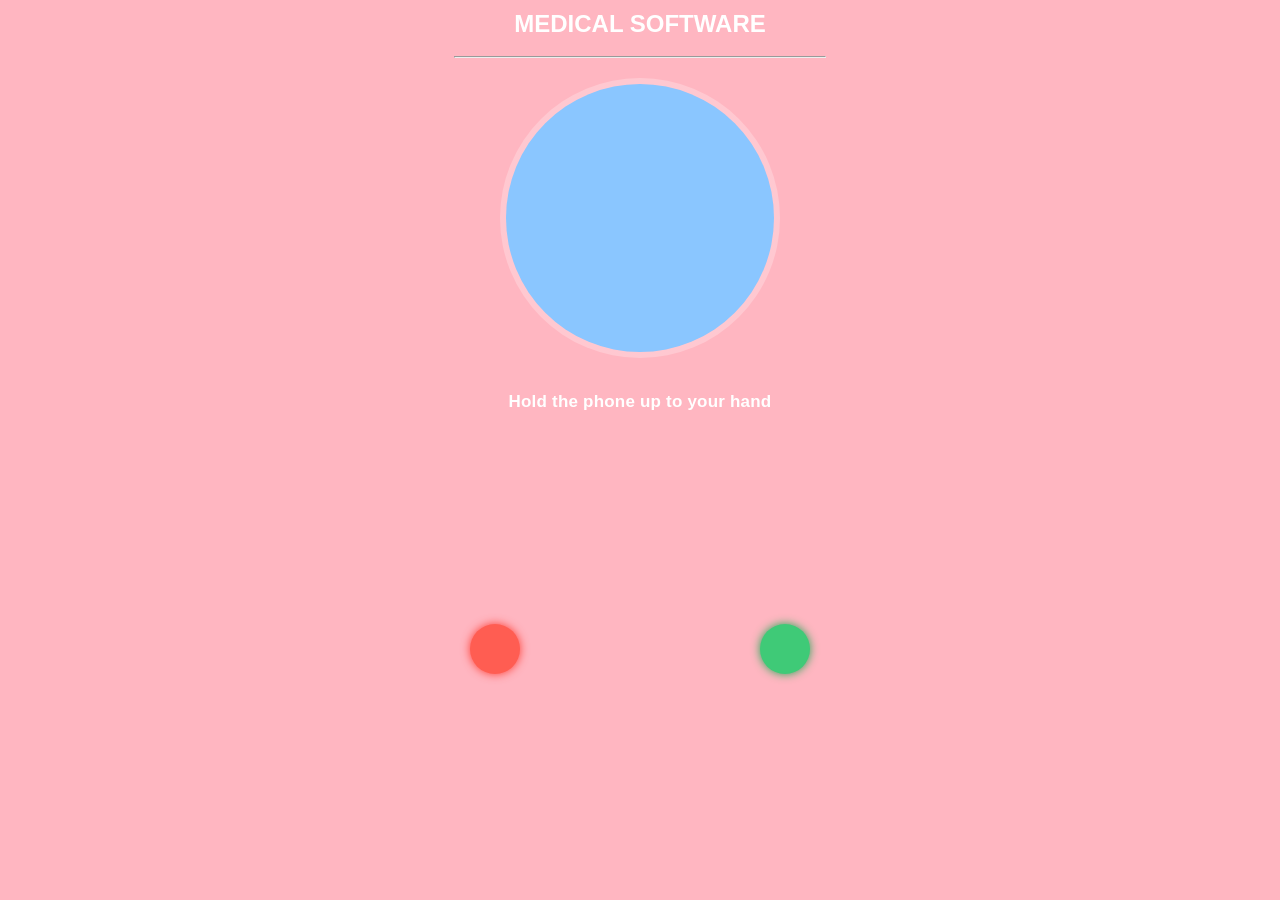
<file: sites/test.html>
<!DOCTYPE html>
<html lang="pl">
<head>
<meta charset="UTF-8">
<meta name="viewport" content="width=device-width, initial-scale=1.0, maximum-scale=1.0, user-scalable=no">
<title>Sprawdź swoje szczęście</title>
<style>
  :root{
    --bg: #ffb6c1;
    --ring-track: rgba(255,255,255,0.25);
    --ring-fill: #0a0a0a;
    --circle-bg: #8ac6ff;
    --red: #ff3b30;
    --green: #1fa855;
    --red-light: #ff5d52;
    --green-light: #3fca77;
    --text: #ffffff;
  }

  * { box-sizing: border-box; -webkit-tap-highlight-color: transparent; }

  html, body {
    height: 100hv;
    margin: 0;
    background: var(--bg);
    overflow: hidden;
  }

  body {
    display: flex;
    align-items: center;
    justify-content: center;
    font-family: -apple-system, BlinkMacSystemFont, "Segoe UI", Roboto, Helvetica, Arial, sans-serif;
    user-select: none;
  }

  .screen {
    width: 100%;
    max-width: 420px;
    height: 100dvh;
    max-height: 800px;
    position: relative;
    display: flex;
    flex-direction: column;
    align-items: center;
    padding: 10px 24px 0;
    cursor: pointer;
  }

  .ring-wrap {
    position: relative;
    width: 280px;
    height: 280px;
    flex-shrink: 0;
  }

  /* the animated filling border */
  .ring {
    position: absolute;
    inset: 0;
    border-radius: 50%;
    background: conic-gradient(var(--ring-fill) 0deg, var(--ring-fill) var(--progress, 0deg), var(--ring-track) var(--progress, 0deg));
    padding: 6px;
    transition: none;
  }

  .ring.animating {
    transition: --progress 0.05s linear;
  }

  .circle {
    position: absolute;
    inset: 6px;
    border-radius: 50%;
    background: var(--circle-bg);
    display: flex;
    align-items: center;
    justify-content: center;
    overflow: hidden;
  }

  .smiley {
    width: 62%;
    height: 62%;
    object-fit: contain;
    opacity: 0;
    transform: scale(0.6);
    transition: opacity 0.35s ease, transform 0.35s cubic-bezier(.34,1.56,.64,1);
  }

  .smiley.show {
    opacity: 1;
    transform: scale(1);
  }

  .badge {
    position: absolute;
    width: 44px;
    height: 44px;
    border-radius: 50%;
    background: var(--green);
    display: flex;
    align-items: center;
    justify-content: center;
    opacity: 0;
    transform: scale(0.4);
    transition: opacity 0.3s ease, transform 0.3s cubic-bezier(.34,1.56,.64,1);
    box-shadow: 0 4px 10px rgba(0,0,0,0.25);
  }

  .badge.show {
    opacity: 1;
    transform: scale(1);
  }

  .badge-tl {
    top: -8px;
    left: -8px;
    transition-delay: 0.05s;
  }

  .badge-br {
    bottom: -8px;
    right: -8px;
    transition-delay: 0.18s;
  }

  .badge svg {
    width: 22px;
    height: 22px;
  }

  .label {
    margin-top: 34px;
    color: var(--text);
    font-size: 17px;
    font-weight: 700;
    text-align: center;
    letter-spacing: 0.2px;
    min-height: 24px;
    opacity: 1;
    transition: opacity 0.25s ease;
  }

  .label.hidden {
    opacity: 0;
  }

  .dots {
    position: absolute;
    bottom: 14vh;
    left: 0;
    right: 0;
    display: flex;
    justify-content: space-between;
    padding: 0 40px;
  }

  .dot {
    width: 50px;
    height: 50px;
    border-radius: 50%;
    transition: opacity 0.15s ease;
  }

  .dot-red {
    background: var(--red-light);
    box-shadow: 0 0 10px var(--red);
  }
  .dot-green {
    background: var(--green-light);
    box-shadow: 0 0 10px var(--green);
  }

  .dot.dim { opacity: 0.15; }

  h1{
    color: var(--text);
    padding: 0;
    margin: 0;
    margin-bottom: 10px;
    font-size: 1.5em;
  }

  hr{
    background-color: var(--text);
    width: 100%;
    margin-bottom: 20px;
  }
</style>
</head>
<body>

<div class="screen" id="screen">
  <h1><b>MEDICAL SOFTWARE</b></h1>
  <hr/>
  <div class="ring-wrap">
    <div class="ring" id="ring">
      <div class="circle">
        <img class="smiley" id="smiley" alt="">
      </div>
    </div>
    <div class="badge badge-tl" id="badgeTL">
      <svg viewBox="0 0 24 24" fill="none"><path d="M5 13l4 4L19 7" stroke="white" stroke-width="3" stroke-linecap="round" stroke-linejoin="round"/></svg>
    </div>
    <div class="badge badge-br" id="badgeBR">
      <svg viewBox="0 0 24 24" fill="none"><path d="M5 13l4 4L19 7" stroke="white" stroke-width="3" stroke-linecap="round" stroke-linejoin="round"/></svg>
    </div>
  </div>

  <div class="label" id="label">Hold the phone up to your hand</div>

  <div class="dots">
    <div class="dot dot-red" id="dotRed"></div>
    <div class="dot dot-green" id="dotGreen"></div>
  </div>
</div>

<script>
(function(){
  const screen = document.getElementById('screen');
  const ring = document.getElementById('ring');
  const label = document.getElementById('label');
  const smiley = document.getElementById('smiley');
  const badgeTL = document.getElementById('badgeTL');
  const badgeBR = document.getElementById('badgeBR');
  const dotRed = document.getElementById('dotRed');
  const dotGreen = document.getElementById('dotGreen');

  // Smiley image is loaded from an external file so it can be swapped freely.
  // To change it: replace smile.png (same folder as this HTML file) with any
  // other image, keeping the filename "smile.png" — or edit the path below.
  smiley.src = "../img/test/test.png";

  let running = false;
  let done = false;
  let blinkInterval = null;
  let progress = 0;
  let rafId = null;
  const DURATION = 3000;

  function setProgress(deg){
    ring.style.setProperty('--progress', deg + 'deg');
  }

  function startBlink(){
    let redOn = true;
    dotRed.classList.remove('dim');
    dotGreen.classList.add('dim');
    blinkInterval = setInterval(() => {
      redOn = !redOn;
      dotRed.classList.toggle('dim', !redOn);
      dotGreen.classList.toggle('dim', redOn);
    }, 350);
  }

  function stopBlink(){
    if (blinkInterval) clearInterval(blinkInterval);
    blinkInterval = null;
    dotRed.classList.remove('dim');
    dotGreen.classList.remove('dim');
  }

  function animateRing(startTime){
    const elapsed = performance.now() - startTime;
    const t = Math.min(elapsed / DURATION, 1);
    setProgress(t * 360);
    if (t < 1){
      rafId = requestAnimationFrame(() => animateRing(startTime));
    } else {
      finish();
    }
  }

  function start(){
    if (running || done) return;
    running = true;
    ring.classList.add('animating');
    startBlink();
    const startTime = performance.now();
    rafId = requestAnimationFrame(() => animateRing(startTime));
  }

  function finish(){
    running = false;
    done = true;
    stopBlink();
    ring.classList.remove('animating');

    label.classList.add('hidden');
    smiley.classList.add('show');
    badgeTL.classList.add('show');
    badgeBR.classList.add('show');
  }

  screen.addEventListener('click', start);
  screen.addEventListener('touchstart', function(e){
    e.preventDefault();
    start();
  }, { passive: false });
})();
</script>

</body>
</html>
</file>
<file: styles/global.css>
body {
    font-family: -apple-system, BlinkMacSystemFont, sans-serif;
    margin: 0;
    padding: 0;
    background-color: var(--bg-color);
}

header {
    background-color: var(--header-bg);
    position: fixed;
    top: 0;
    width: 100%;
    height: 100px;
    padding-bottom: 20px;

    display: flex;
    align-items: end;
    justify-content: center;

    z-index: 100;
    border-bottom: 0.5px solid rgba(0,0,0,0.2);
    box-shadow: 0 4px 15px rgba(0,0,0, 0.2);
}

header h1 {
    font-size: 18px;
    font-weight: 600;
    margin: 0;
}

.cart-btn {
    position: absolute;
    right: 20px;
    font-size: 24px;
    background: none;
    border: none;
    cursor: pointer;
}

.horizontal-card-list {
    padding: 150px 16px 40px 16px;
    gap: 20px;

    display: flex;
    flex-direction: column;
    align-items: center;
}

.horizontal-card {
    display: flex;
    justify-content: space-between;
    flex-direction: column;

    height: 210px;
    width: 90%;
    padding: 10px;

    border: 3px solid transparent;
    box-shadow: 0 4px 15px rgba(0,0,0, 0.3);

    cursor: pointer;
    transition: all 0.3s ease;

    background: var(--card-bg);
    border-radius: var(--radius);
}

.horizontal-card.selected {
    border-color: var(--accent-color);
    box-shadow: 0 0 5px var(--accent-color);
    transform: scale(1.02);
}

.card-img {
    margin: 0 auto;
    object-fit: contain;
    display: block;
    max-height: 75%;

    flex-shrink: 1;
    flex-grow: 1;
}

.card-info{
    padding: 16px 5px;
    font-size: 18px;
    font-weight: 700;
    flex: 0 0 auto;
}


/* Modal - Środek ekranu */
.modal-overlay {
    display: none;
    position: fixed;
    inset: 0;
    background: rgba(0,0,0,0.7);
    z-index: 200;
    justify-content: center;
    align-items: center;
    backdrop-filter: blur(8px);
}

.modal-content {
    background: var(--modal-bg);
    width: 75%;
    max-width: 75%;
    border-radius: 30px;
    padding: 25px;
    text-align: center;
    animation: popIn 0.3s cubic-bezier(0.175, 0.885, 0.32, 1.275);
}

@keyframes popIn { from { transform: scale(0.5); opacity: 0; } to { transform: scale(1); opacity: 1; } }

.cart-item {
    display: flex;
    align-items: center;
    gap: 12px;
    margin-bottom: 10px;
    background: rgba(255,255,255,0.1);
    padding: 8px;
    border-radius: 12px;
}

.cart-item img {
    width: 45px;
    height: 45px;
    border-radius: 8px;
    object-fit: cover;
}

.btn-insights {
    background: var(--button-color);
    color: white;
    border: none;
    padding: 16px;
    width: 100%;
    border-radius: 16px;
    font-size: 16px;
    font-weight: 600;
    margin-top: 20px;
}

/* Ciężarówka - Nad wszystkim */
#truck-overlay {
    display: none;
    position: fixed;
    inset: 0;
    background: rgba(0,0,0,0.95);
    z-index: 400;
    flex-direction: column;
    justify-content: center;
    align-items: center;
    color: white;
}

.truck-img {
    width: 160px;
    animation: truckMove 1s infinite alternate ease-in-out;
}

@keyframes truckMove {
    from { transform: translateX(-20px); }
    to { transform: translateX(20px); }
}

.grid {
    display: grid;
    gap: 20px;
    padding: 150px 16px 40px 16px;
}

.grid-2-cols {
    grid-template-columns: 1fr 1fr;
}

.grid-card {
    display: flex;
    justify-content: space-between;
    flex-direction: column;

    height: 210px;
    padding: 0px;

    border: 3px solid transparent;
    box-shadow: 0 4px 15px rgba(0,0,0, 0.3);

    cursor: pointer;
    transition: all 0.3s ease;

    background: var(--card-bg);
    border-radius: var(--radius);

}

.grid-card.selected {
    border-color: var(--accent-color);
    box-shadow: 0 0 5px var(--accent-color);
    transform: scale(1.02);
}

.grid-card .card-img {
    max-width: 100%;
    margin: 0 10px;
}

.cart-icon {
    position: absolute;
    right: 20px;
    bottom: 18px;
    width: 28px;
    height: 28px;
    cursor: pointer;
}

.cart-icon img {
    width: 100%;
}

#cart-count {
    position: absolute;
    top: -8px;
    right: -8px;
    background: #ff453a;
    color: white;
    border-radius: 10px;
    padding: 2px 6px;
    font-size: 11px;
    font-weight: bold;
}

.particle {
    position: absolute;
    pointer-events: none;
    font-size: 35px;
    z-index: 9999;
    animation: particleBurst 0.8s ease-out forwards;
}

@keyframes particleBurst {
    0% {
        transform: translate(0, 0) scale(1);
        opacity: 0;
    }
    15% {
        opacity: 1;
    }
    80% {
        opacity: 0.8;
    }
    100% {
        transform: translate(var(--dx), var(--dy)) scale(1.5);
        opacity: 0;
    }
}
</file>
<file: styles/light-theme.css>
:root {
    --bg-color: #ffffff;
    --header-bg: #e8e8e8;
    --card-bg: #f8f8f8;
    --modal-bg: #eeeeee;

    --accent-color: rgba(0, 122, 255, 0.3);
    --button-color: #00aa00;
    --radius: 25px;
    color: black;
}
</file>
